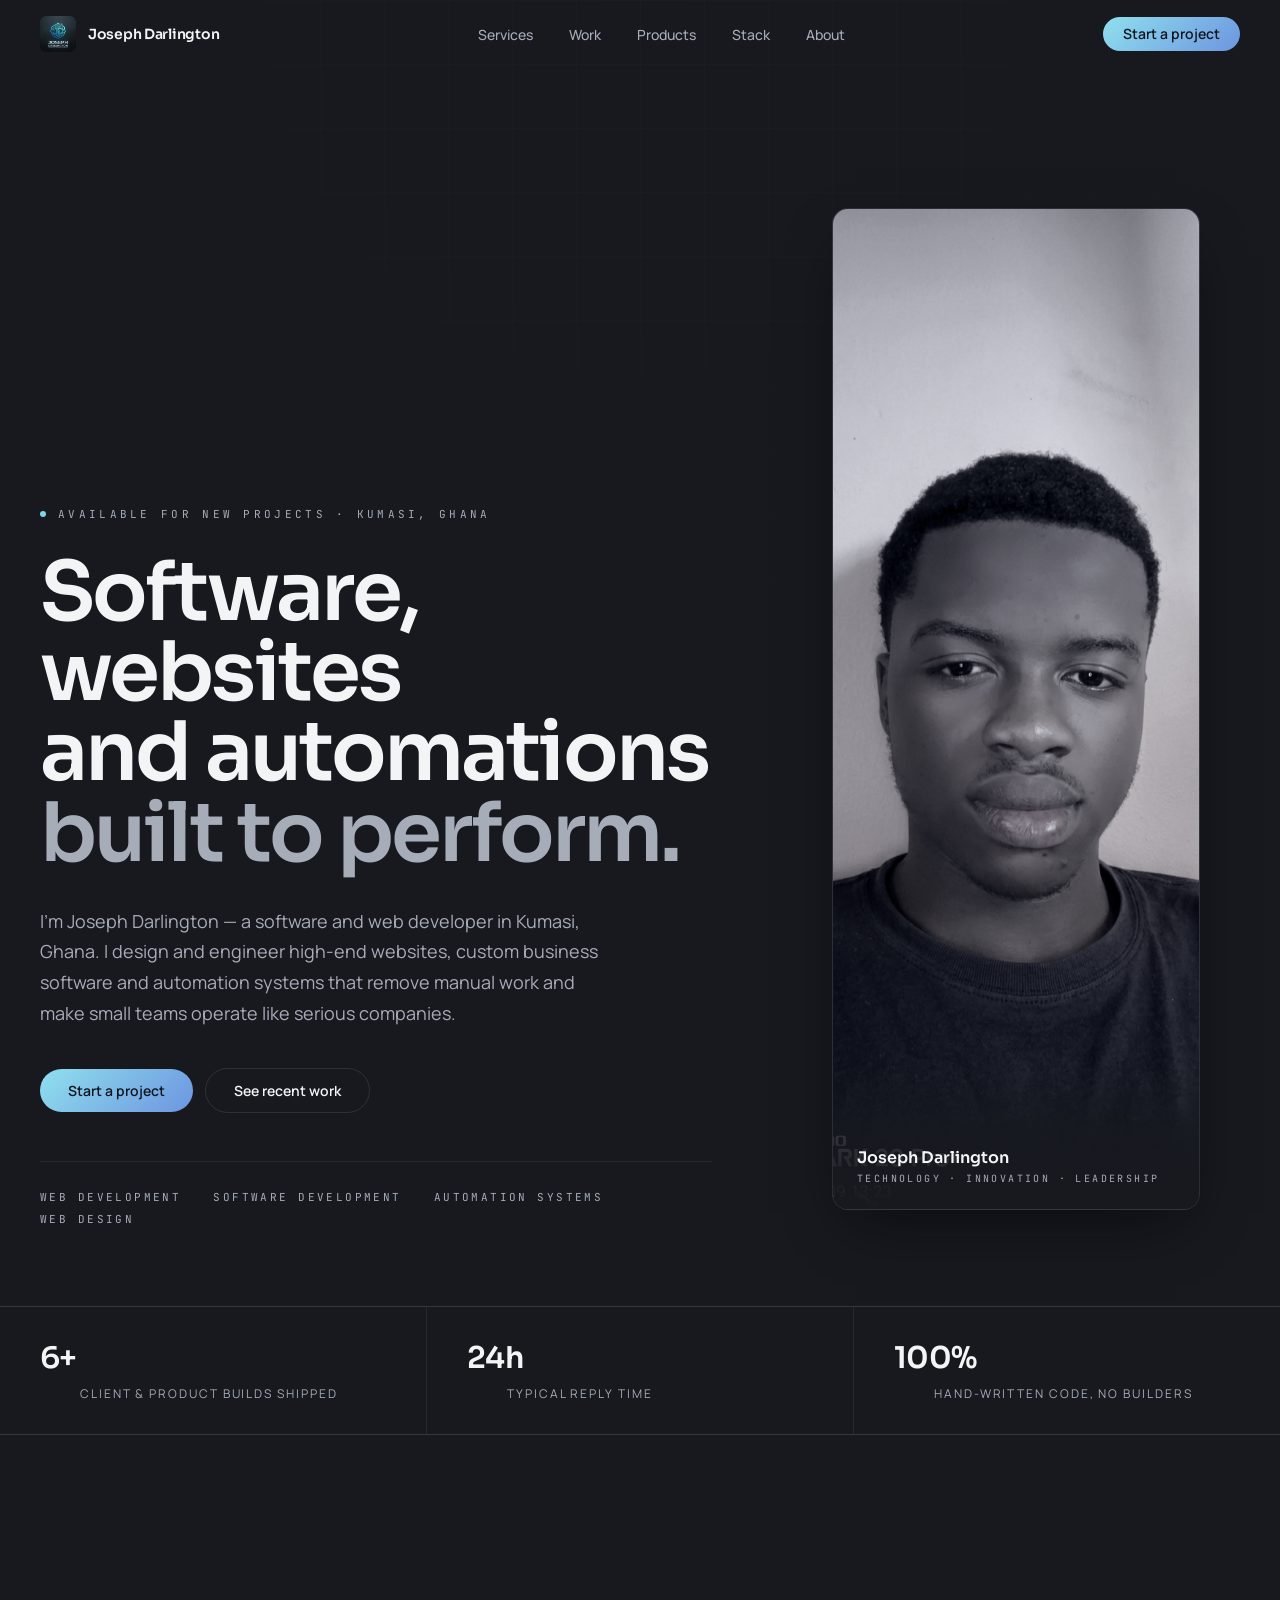
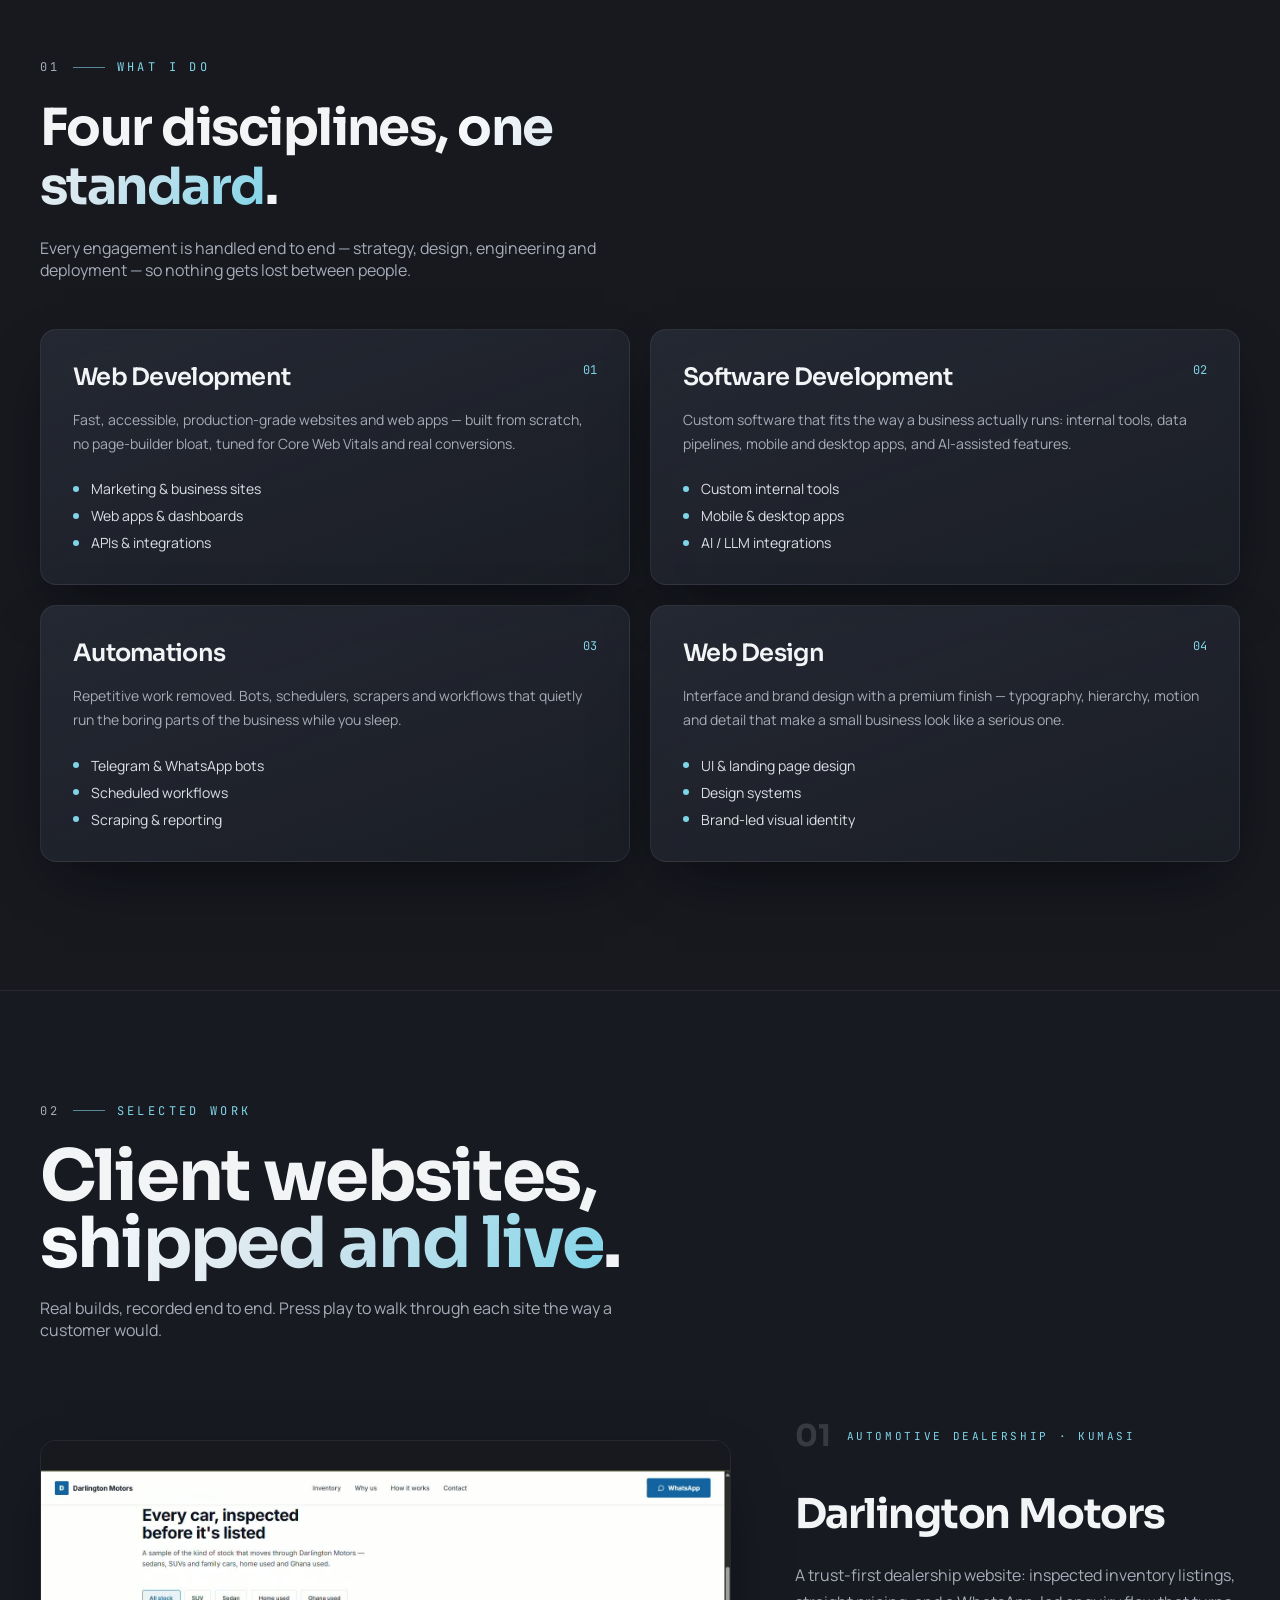
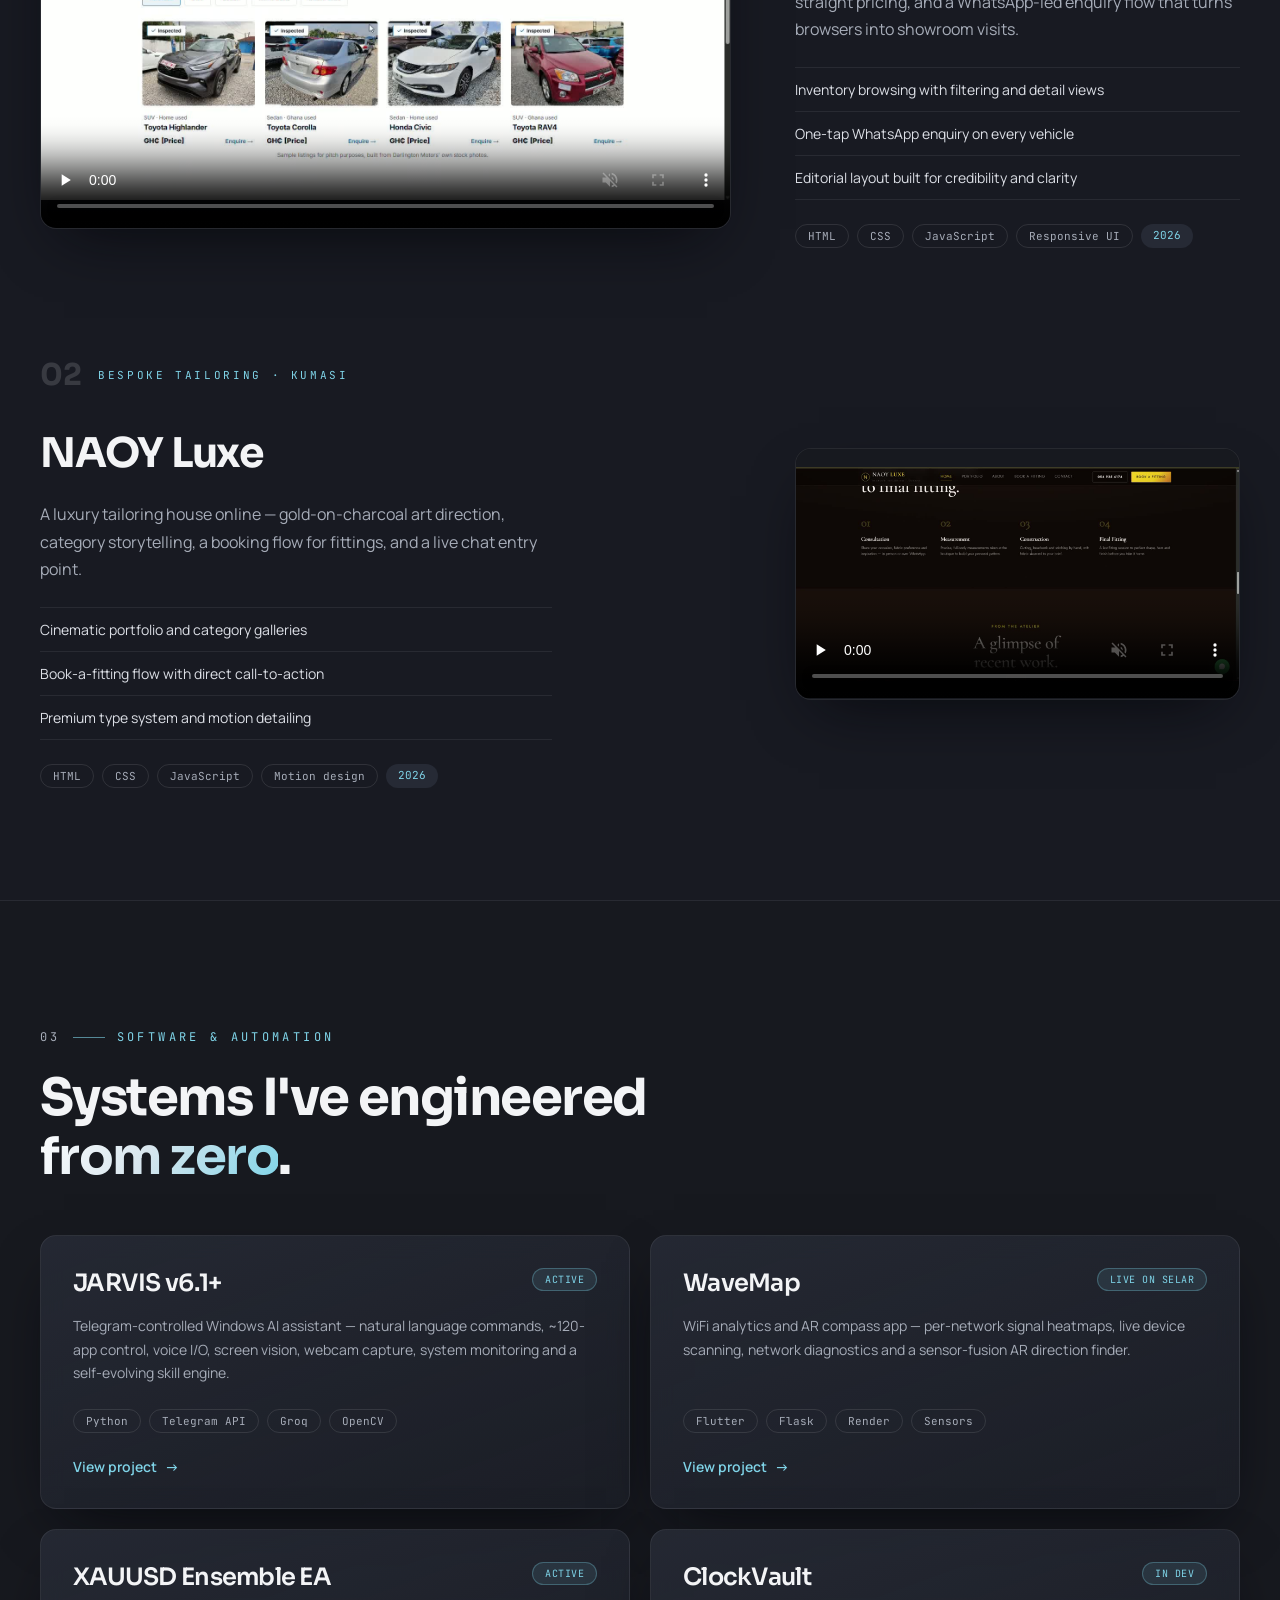
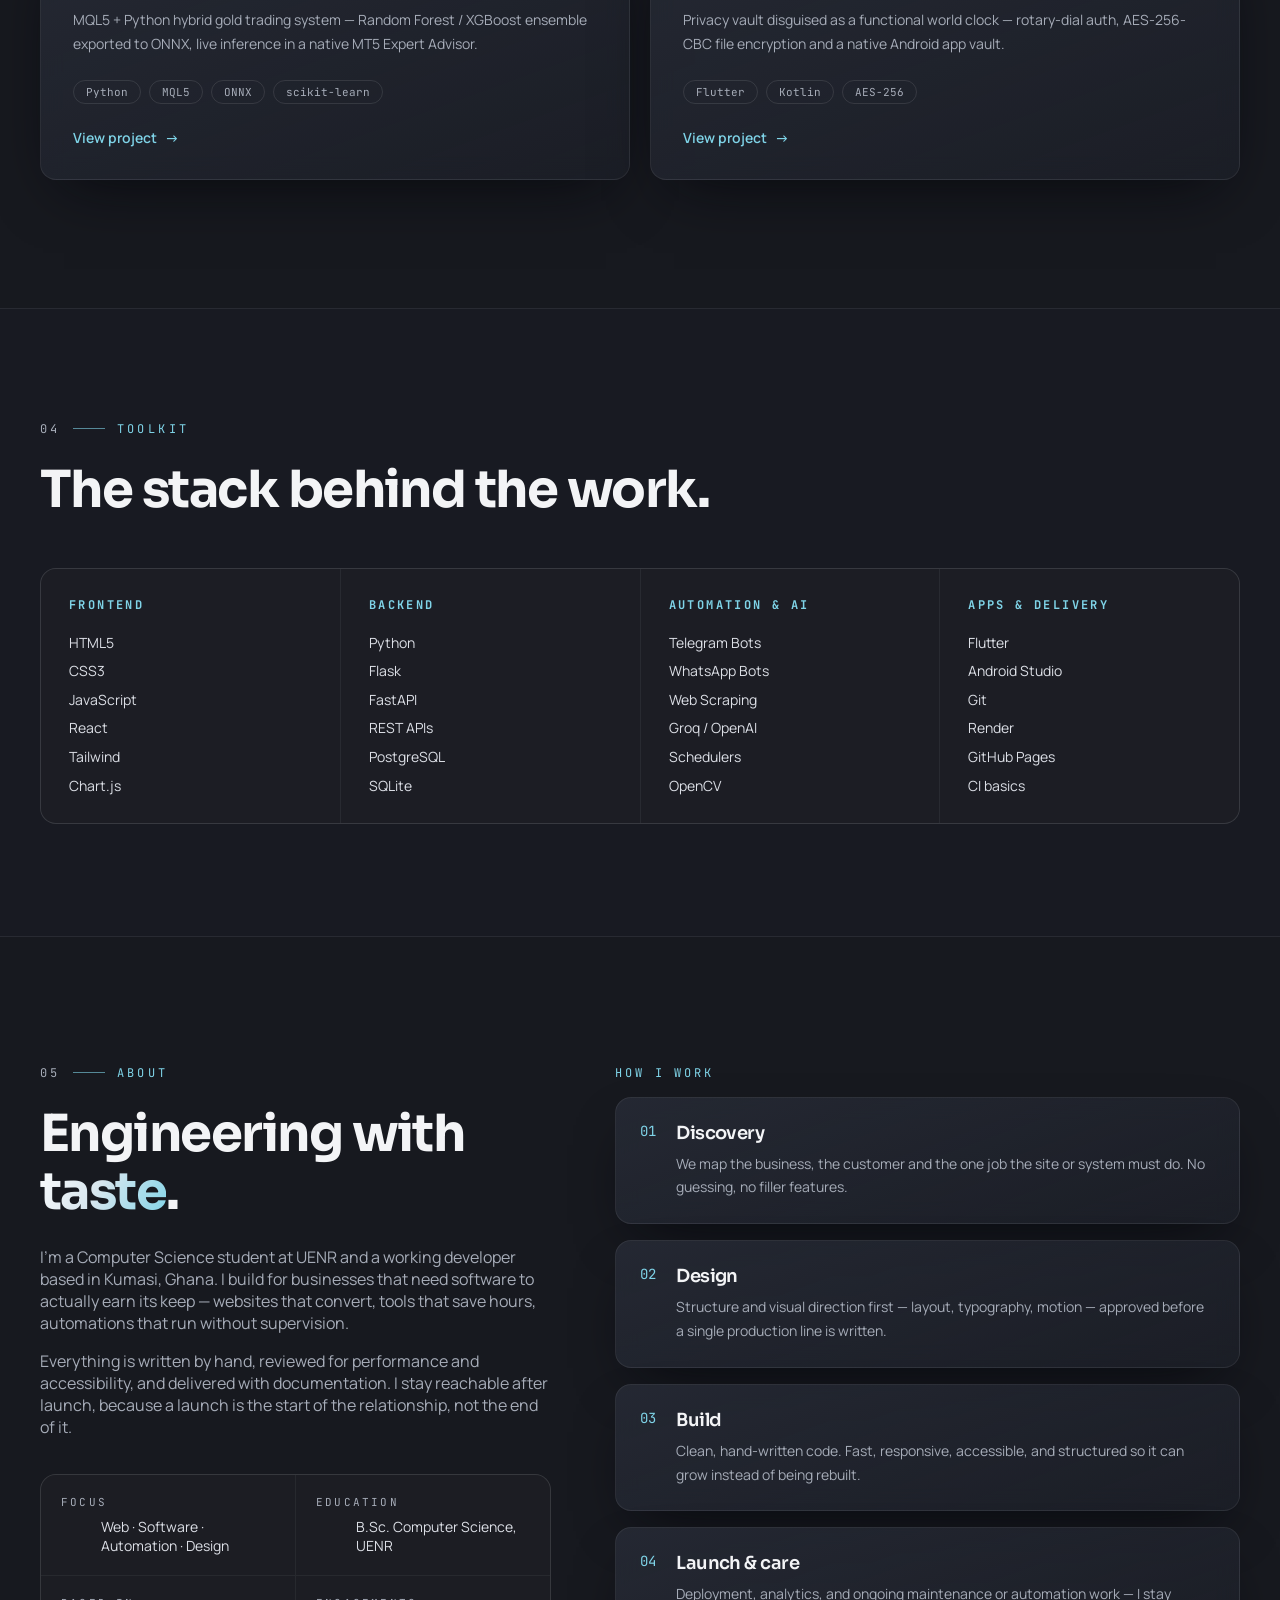
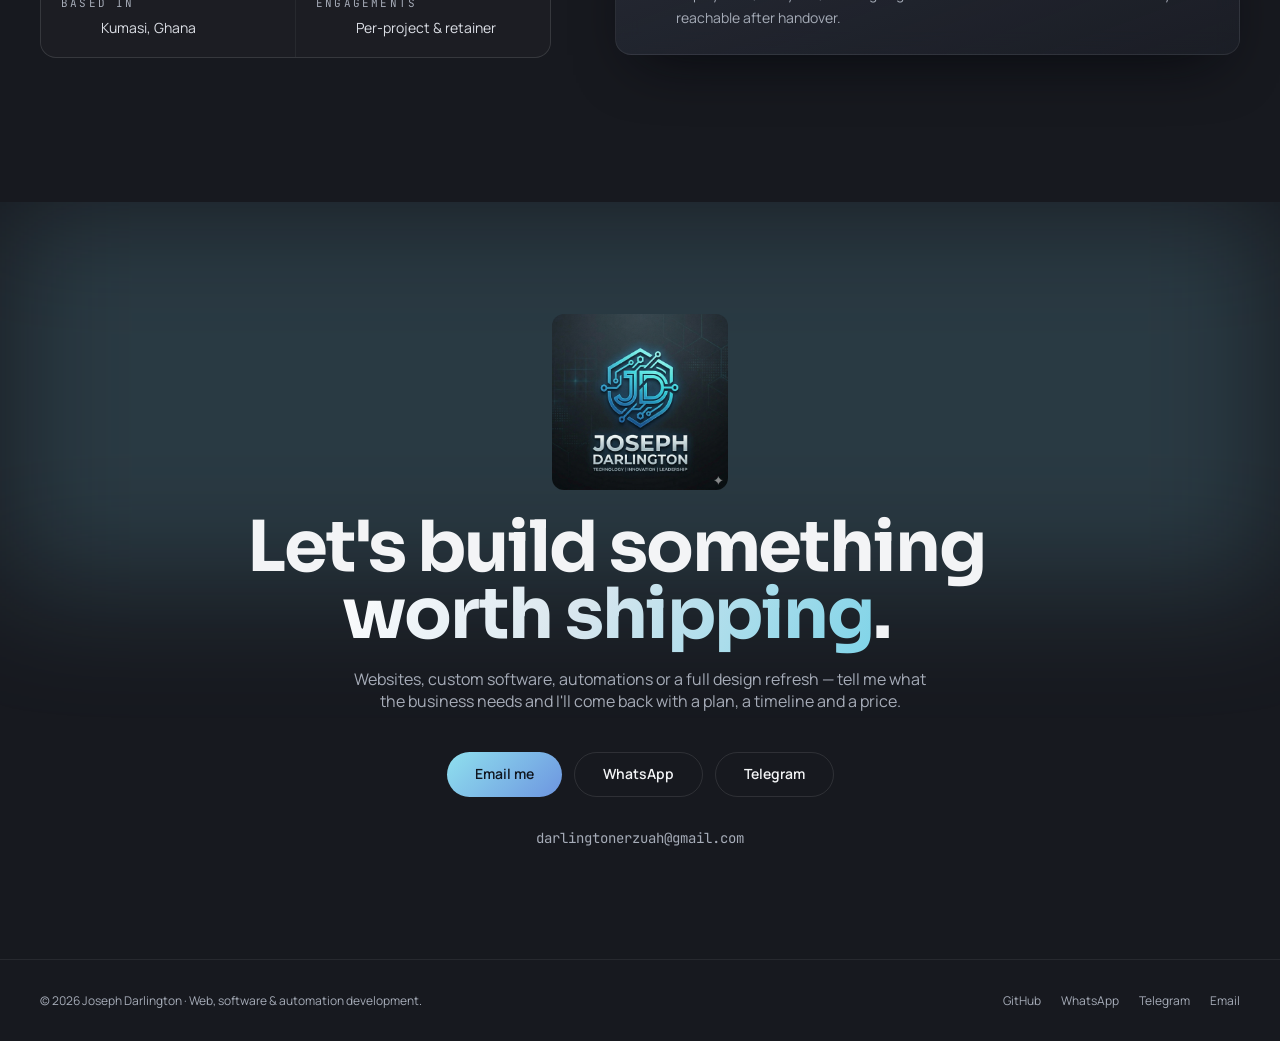
<file: index.html>
<!DOCTYPE html>
<html lang="en">
<head>
  <meta charset="utf-8" />
  <meta name="viewport" content="width=device-width, initial-scale=1" />
  <title>Joseph Darlington — Web, Software & Automation Developer</title>
  <meta name="description" content="Joseph Darlington builds premium websites, custom software and automation systems for businesses in Ghana and beyond. Web development, web design, AI tools and bots." />
  <meta name="author" content="Joseph Darlington" />
  <meta name="theme-color" content="#0b1220" />
  <meta property="og:type" content="website" />
  <meta property="og:title" content="Joseph Darlington — Web, Software & Automation Developer" />
  <meta property="og:description" content="Premium websites, custom software and automation systems by Joseph Darlington." />
  <meta name="twitter:card" content="summary_large_image" />
  <link rel="icon" type="image/png" href="/assets/favicon.png" />
  <link rel="preconnect" href="https://fonts.googleapis.com" />
  <link rel="preconnect" href="https://fonts.gstatic.com" crossorigin />
  <link rel="stylesheet" href="https://fonts.googleapis.com/css2?family=Sora:wght@500;600;700;800&family=Manrope:wght@400;500;600;700&family=JetBrains+Mono:wght@400;500&display=swap" />
  <link rel="stylesheet" href="styles.css" />
</head>
<body>
  <a href="#main" class="skip-link">Skip to content</a>

  <header id="site-header" class="site-header">
    <div class="wrap header-inner">
      <a href="#top" class="brand">
        <img src="/assets/logo.png" alt="Joseph Darlington logo" width="140" height="36" class="brand-logo" />
        <span class="brand-name">Joseph Darlington</span>
      </a>

      <nav class="nav-desktop" aria-label="Primary">
        <a href="#services">Services</a>
        <a href="#work">Work</a>
        <a href="#products">Products</a>
        <a href="#stack">Stack</a>
        <a href="#about">About</a>
      </nav>

      <div class="header-actions">
        <a href="#contact" class="btn-primary header-cta">Start a project</a>
        <button type="button" id="menu-toggle" aria-label="Toggle menu" aria-expanded="false" class="menu-toggle">
          <span></span>
          <span></span>
        </button>
      </div>
    </div>

    <nav id="mobile-nav" class="nav-mobile" aria-label="Mobile" hidden>
      <a href="#services">Services</a>
      <a href="#work">Work</a>
      <a href="#products">Products</a>
      <a href="#stack">Stack</a>
      <a href="#about">About</a>
      <a href="#contact">Contact</a>
    </nav>
  </header>

  <main id="main">

    <!-- HERO -->
    <section id="top" class="hero">
      <div class="grid-backdrop" aria-hidden="true"></div>

      <div class="wrap hero-grid">
        <div>
          <p class="eyebrow"><span class="dot"></span>Available for new projects · Kumasi, Ghana</p>

          <h1 class="hero-title">
            Software, websites<br />
            and automations<br />
            <span class="muted">built to perform.</span>
          </h1>

          <p class="hero-lede">
            I'm Joseph Darlington — a software and web developer in Kumasi, Ghana. I design and
            engineer high-end websites, custom business software and automation systems that remove
            manual work and make small teams operate like serious companies.
          </p>

          <div class="hero-ctas">
            <a href="#contact" class="btn-primary">Start a project</a>
            <a href="#work" class="btn-ghost">See recent work</a>
          </div>

          <ul class="disciplines">
            <li>Web Development</li>
            <li>Software Development</li>
            <li>Automation Systems</li>
            <li>Web Design</li>
          </ul>
        </div>

        <div class="hero-portrait-wrap">
          <figure class="hero-portrait panel">
            <img src="/assets/joseph.png" alt="Portrait of Joseph Darlington, software and web developer" class="portrait" width="800" height="1000" loading="eager" />
            <figcaption class="hero-caption">
              <p class="hero-caption-name">Joseph Darlington</p>
              <p class="hero-caption-tag">Technology · Innovation · Leadership</p>
            </figcaption>
          </figure>
        </div>
      </div>

      <dl class="stats">
        <div class="stat">
          <dt>6+</dt>
          <dd>Client & product builds shipped</dd>
        </div>
        <div class="stat">
          <dt>24h</dt>
          <dd>Typical reply time</dd>
        </div>
        <div class="stat">
          <dt>100%</dt>
          <dd>Hand-written code, no builders</dd>
        </div>
      </dl>
    </section>

    <!-- SERVICES -->
    <section id="services" class="section wrap">
      <div class="reveal">
        <p class="section-label"><span>01</span><span class="rule"></span>What I do</p>
        <h2 class="section-title">Four disciplines, <span class="text-gradient">one standard</span>.</h2>
        <p class="section-sub">
          Every engagement is handled end to end — strategy, design, engineering and deployment — so
          nothing gets lost between people.
        </p>
      </div>

      <div class="services-grid">
        <article class="panel card reveal">
          <div class="card-top">
            <h3>Web Development</h3>
            <span class="no">01</span>
          </div>
          <p>Fast, accessible, production-grade websites and web apps — built from scratch, no page-builder bloat, tuned for Core Web Vitals and real conversions.</p>
          <ul class="dot-list">
            <li>Marketing & business sites</li>
            <li>Web apps & dashboards</li>
            <li>APIs & integrations</li>
          </ul>
        </article>

        <article class="panel card reveal" style="transition-delay:90ms">
          <div class="card-top">
            <h3>Software Development</h3>
            <span class="no">02</span>
          </div>
          <p>Custom software that fits the way a business actually runs: internal tools, data pipelines, mobile and desktop apps, and AI-assisted features.</p>
          <ul class="dot-list">
            <li>Custom internal tools</li>
            <li>Mobile & desktop apps</li>
            <li>AI / LLM integrations</li>
          </ul>
        </article>

        <article class="panel card reveal" style="transition-delay:180ms">
          <div class="card-top">
            <h3>Automations</h3>
            <span class="no">03</span>
          </div>
          <p>Repetitive work removed. Bots, schedulers, scrapers and workflows that quietly run the boring parts of the business while you sleep.</p>
          <ul class="dot-list">
            <li>Telegram & WhatsApp bots</li>
            <li>Scheduled workflows</li>
            <li>Scraping & reporting</li>
          </ul>
        </article>

        <article class="panel card reveal" style="transition-delay:270ms">
          <div class="card-top">
            <h3>Web Design</h3>
            <span class="no">04</span>
          </div>
          <p>Interface and brand design with a premium finish — typography, hierarchy, motion and detail that make a small business look like a serious one.</p>
          <ul class="dot-list">
            <li>UI & landing page design</li>
            <li>Design systems</li>
            <li>Brand-led visual identity</li>
          </ul>
        </article>
      </div>
    </section>

    <!-- WORK -->
    <section id="work" class="work-section">
      <div class="wrap">
        <div class="reveal">
          <p class="section-label"><span>02</span><span class="rule"></span>Selected work</p>
          <h2 class="section-title big">Client websites, <span class="text-gradient">shipped and live</span>.</h2>
          <p class="section-sub">
            Real builds, recorded end to end. Press play to walk through each site the way a customer
            would.
          </p>
        </div>
      </div>

      <div class="case-studies">
        <article class="case wrap reveal">
          <div class="case-grid">
            <div class="case-media panel">
              <video src="/assets/darlington-motors.mp4" poster="/assets/motors-poster.jpg" controls muted loop playsinline preload="none" title="Website walkthrough — Darlington Motors" aria-label="Website walkthrough video for Darlington Motors"></video>
            </div>
            <div class="case-info">
              <div class="case-heading">
                <span class="case-index">01</span>
                <p class="case-sector">Automotive dealership · Kumasi</p>
              </div>
              <h3 class="case-client">Darlington Motors</h3>
              <p class="case-summary">A trust-first dealership website: inspected inventory listings, straight pricing, and a WhatsApp-led enquiry flow that turns browsers into showroom visits.</p>
              <ul class="case-highlights">
                <li>Inventory browsing with filtering and detail views</li>
                <li>One-tap WhatsApp enquiry on every vehicle</li>
                <li>Editorial layout built for credibility and clarity</li>
              </ul>
              <div class="tags">
                <span class="tag">HTML</span>
                <span class="tag">CSS</span>
                <span class="tag">JavaScript</span>
                <span class="tag">Responsive UI</span>
                <span class="tag tag-year">2026</span>
              </div>
            </div>
          </div>
        </article>

        <article class="case wrap reveal" style="transition-delay:100ms">
          <div class="case-grid case-flip">
            <div class="case-media panel">
              <video src="/assets/naoy-luxe.mp4" poster="/assets/naoy-poster.jpg" controls muted loop playsinline preload="none" title="Website walkthrough — NAOY Luxe" aria-label="Website walkthrough video for NAOY Luxe"></video>
            </div>
            <div class="case-info">
              <div class="case-heading">
                <span class="case-index">02</span>
                <p class="case-sector">Bespoke tailoring · Kumasi</p>
              </div>
              <h3 class="case-client">NAOY Luxe</h3>
              <p class="case-summary">A luxury tailoring house online — gold-on-charcoal art direction, category storytelling, a booking flow for fittings, and a live chat entry point.</p>
              <ul class="case-highlights">
                <li>Cinematic portfolio and category galleries</li>
                <li>Book-a-fitting flow with direct call-to-action</li>
                <li>Premium type system and motion detailing</li>
              </ul>
              <div class="tags">
                <span class="tag">HTML</span>
                <span class="tag">CSS</span>
                <span class="tag">JavaScript</span>
                <span class="tag">Motion design</span>
                <span class="tag tag-year">2026</span>
              </div>
            </div>
          </div>
        </article>
      </div>
    </section>

    <!-- PRODUCTS -->
    <section id="products" class="section wrap">
      <div class="reveal">
        <p class="section-label"><span>03</span><span class="rule"></span>Software & automation</p>
        <h2 class="section-title">Systems I've engineered <span class="text-gradient">from zero</span>.</h2>
      </div>

      <div class="products-grid">
        <a href="https://github.com/darlingtonerzuah" target="_blank" rel="noreferrer" class="panel card card-link reveal">
          <div class="card-top">
            <h3>JARVIS v6.1+</h3>
            <span class="status">Active</span>
          </div>
          <p>Telegram-controlled Windows AI assistant — natural language commands, ~120-app control, voice I/O, screen vision, webcam capture, system monitoring and a self-evolving skill engine.</p>
          <div class="tags">
            <span class="tag">Python</span>
            <span class="tag">Telegram API</span>
            <span class="tag">Groq</span>
            <span class="tag">OpenCV</span>
          </div>
          <span class="view-link">View project <span class="arrow">→</span></span>
        </a>

        <a href="https://selar.com/07bh6p6w77" target="_blank" rel="noreferrer" class="panel card card-link reveal" style="transition-delay:80ms">
          <div class="card-top">
            <h3>WaveMap</h3>
            <span class="status">Live on Selar</span>
          </div>
          <p>WiFi analytics and AR compass app — per-network signal heatmaps, live device scanning, network diagnostics and a sensor-fusion AR direction finder.</p>
          <div class="tags">
            <span class="tag">Flutter</span>
            <span class="tag">Flask</span>
            <span class="tag">Render</span>
            <span class="tag">Sensors</span>
          </div>
          <span class="view-link">View project <span class="arrow">→</span></span>
        </a>

        <a href="https://github.com/darlingtonerzuah" target="_blank" rel="noreferrer" class="panel card card-link reveal" style="transition-delay:160ms">
          <div class="card-top">
            <h3>XAUUSD Ensemble EA</h3>
            <span class="status">Active</span>
          </div>
          <p>MQL5 + Python hybrid gold trading system — Random Forest / XGBoost ensemble exported to ONNX, live inference in a native MT5 Expert Advisor.</p>
          <div class="tags">
            <span class="tag">Python</span>
            <span class="tag">MQL5</span>
            <span class="tag">ONNX</span>
            <span class="tag">scikit-learn</span>
          </div>
          <span class="view-link">View project <span class="arrow">→</span></span>
        </a>

        <a href="https://github.com/darlingtonerzuah" target="_blank" rel="noreferrer" class="panel card card-link reveal" style="transition-delay:240ms">
          <div class="card-top">
            <h3>ClockVault</h3>
            <span class="status">In dev</span>
          </div>
          <p>Privacy vault disguised as a functional world clock — rotary-dial auth, AES-256-CBC file encryption and a native Android app vault.</p>
          <div class="tags">
            <span class="tag">Flutter</span>
            <span class="tag">Kotlin</span>
            <span class="tag">AES-256</span>
          </div>
          <span class="view-link">View project <span class="arrow">→</span></span>
        </a>
      </div>
    </section>

    <!-- STACK -->
    <section id="stack" class="stack-section">
      <div class="wrap">
        <div class="reveal">
          <p class="section-label"><span>04</span><span class="rule"></span>Toolkit</p>
          <h2 class="section-title">The stack behind the work.</h2>
        </div>

        <div class="stack-grid">
          <div class="stack-col reveal">
            <h3>Frontend</h3>
            <ul>
              <li>HTML5</li><li>CSS3</li><li>JavaScript</li><li>React</li><li>Tailwind</li><li>Chart.js</li>
            </ul>
          </div>
          <div class="stack-col reveal" style="transition-delay:70ms">
            <h3>Backend</h3>
            <ul>
              <li>Python</li><li>Flask</li><li>FastAPI</li><li>REST APIs</li><li>PostgreSQL</li><li>SQLite</li>
            </ul>
          </div>
          <div class="stack-col reveal" style="transition-delay:140ms">
            <h3>Automation & AI</h3>
            <ul>
              <li>Telegram Bots</li><li>WhatsApp Bots</li><li>Web Scraping</li><li>Groq / OpenAI</li><li>Schedulers</li><li>OpenCV</li>
            </ul>
          </div>
          <div class="stack-col reveal" style="transition-delay:210ms">
            <h3>Apps & Delivery</h3>
            <ul>
              <li>Flutter</li><li>Android Studio</li><li>Git</li><li>Render</li><li>GitHub Pages</li><li>CI basics</li>
            </ul>
          </div>
        </div>
      </div>
    </section>

    <!-- ABOUT -->
    <section id="about" class="section wrap about-grid">
      <div class="reveal">
        <p class="section-label"><span>05</span><span class="rule"></span>About</p>
        <h2 class="section-title">Engineering with <span class="text-gradient">taste</span>.</h2>
        <p class="about-p">
          I'm a Computer Science student at UENR and a working developer based in Kumasi, Ghana.
          I build for businesses that need software to actually earn its keep — websites that
          convert, tools that save hours, automations that run without supervision.
        </p>
        <p class="about-p">
          Everything is written by hand, reviewed for performance and accessibility, and delivered
          with documentation. I stay reachable after launch, because a launch is the start of the
          relationship, not the end of it.
        </p>

        <dl class="about-facts">
          <div><dt>Focus</dt><dd>Web · Software · Automation · Design</dd></div>
          <div><dt>Education</dt><dd>B.Sc. Computer Science, UENR</dd></div>
          <div><dt>Based in</dt><dd>Kumasi, Ghana</dd></div>
          <div><dt>Engagements</dt><dd>Per-project & retainer</dd></div>
        </dl>
      </div>

      <div class="reveal" style="transition-delay:120ms">
        <p class="how-i-work-label">How I work</p>
        <div class="process-list">
          <div class="panel process-step">
            <span class="step-no">01</span>
            <div>
              <h3>Discovery</h3>
              <p>We map the business, the customer and the one job the site or system must do. No guessing, no filler features.</p>
            </div>
          </div>
          <div class="panel process-step">
            <span class="step-no">02</span>
            <div>
              <h3>Design</h3>
              <p>Structure and visual direction first — layout, typography, motion — approved before a single production line is written.</p>
            </div>
          </div>
          <div class="panel process-step">
            <span class="step-no">03</span>
            <div>
              <h3>Build</h3>
              <p>Clean, hand-written code. Fast, responsive, accessible, and structured so it can grow instead of being rebuilt.</p>
            </div>
          </div>
          <div class="panel process-step">
            <span class="step-no">04</span>
            <div>
              <h3>Launch & care</h3>
              <p>Deployment, analytics, and ongoing maintenance or automation work — I stay reachable after handover.</p>
            </div>
          </div>
        </div>
      </div>
    </section>

    <!-- CONTACT -->
    <section id="contact" class="contact-section">
      <div class="contact-glow" aria-hidden="true"></div>
      <div class="wrap contact-wrap reveal">
        <img src="/assets/logo.png" alt="Joseph Darlington monogram" class="contact-logo" width="220" height="56" />
        <h2 class="section-title big">Let's build something <span class="text-gradient">worth shipping</span>.</h2>
        <p class="section-sub center">
          Websites, custom software, automations or a full design refresh — tell me what the
          business needs and I'll come back with a plan, a timeline and a price.
        </p>

        <div class="contact-ctas">
          <a href="mailto:darlingtonerzuah@gmail.com" class="btn-primary">Email me</a>
          <a href="https://wa.me/233592815799" target="_blank" rel="noreferrer" class="btn-ghost">WhatsApp</a>
          <a href="https://t.me/Joseph_126" target="_blank" rel="noreferrer" class="btn-ghost">Telegram</a>
        </div>

        <p class="contact-email">darlingtonerzuah@gmail.com</p>
      </div>
    </section>
  </main>

  <footer class="site-footer">
    <div class="wrap footer-inner">
      <p class="footer-copy">© <span id="year"></span> Joseph Darlington · Web, software & automation development.</p>
      <div class="footer-links">
        <a href="https://github.com/darlingtonerzuah" target="_blank" rel="noreferrer">GitHub</a>
        <a href="https://wa.me/233592815799" target="_blank" rel="noreferrer">WhatsApp</a>
        <a href="https://t.me/Joseph_126" target="_blank" rel="noreferrer">Telegram</a>
        <a href="mailto:darlingtonerzuah@gmail.com">Email</a>
      </div>
    </div>
  </footer>

  <div id="nav-backdrop" class="nav-backdrop" hidden aria-hidden="true"></div>
  <script src="/script.js"></script>
</body>
</html>
</file>
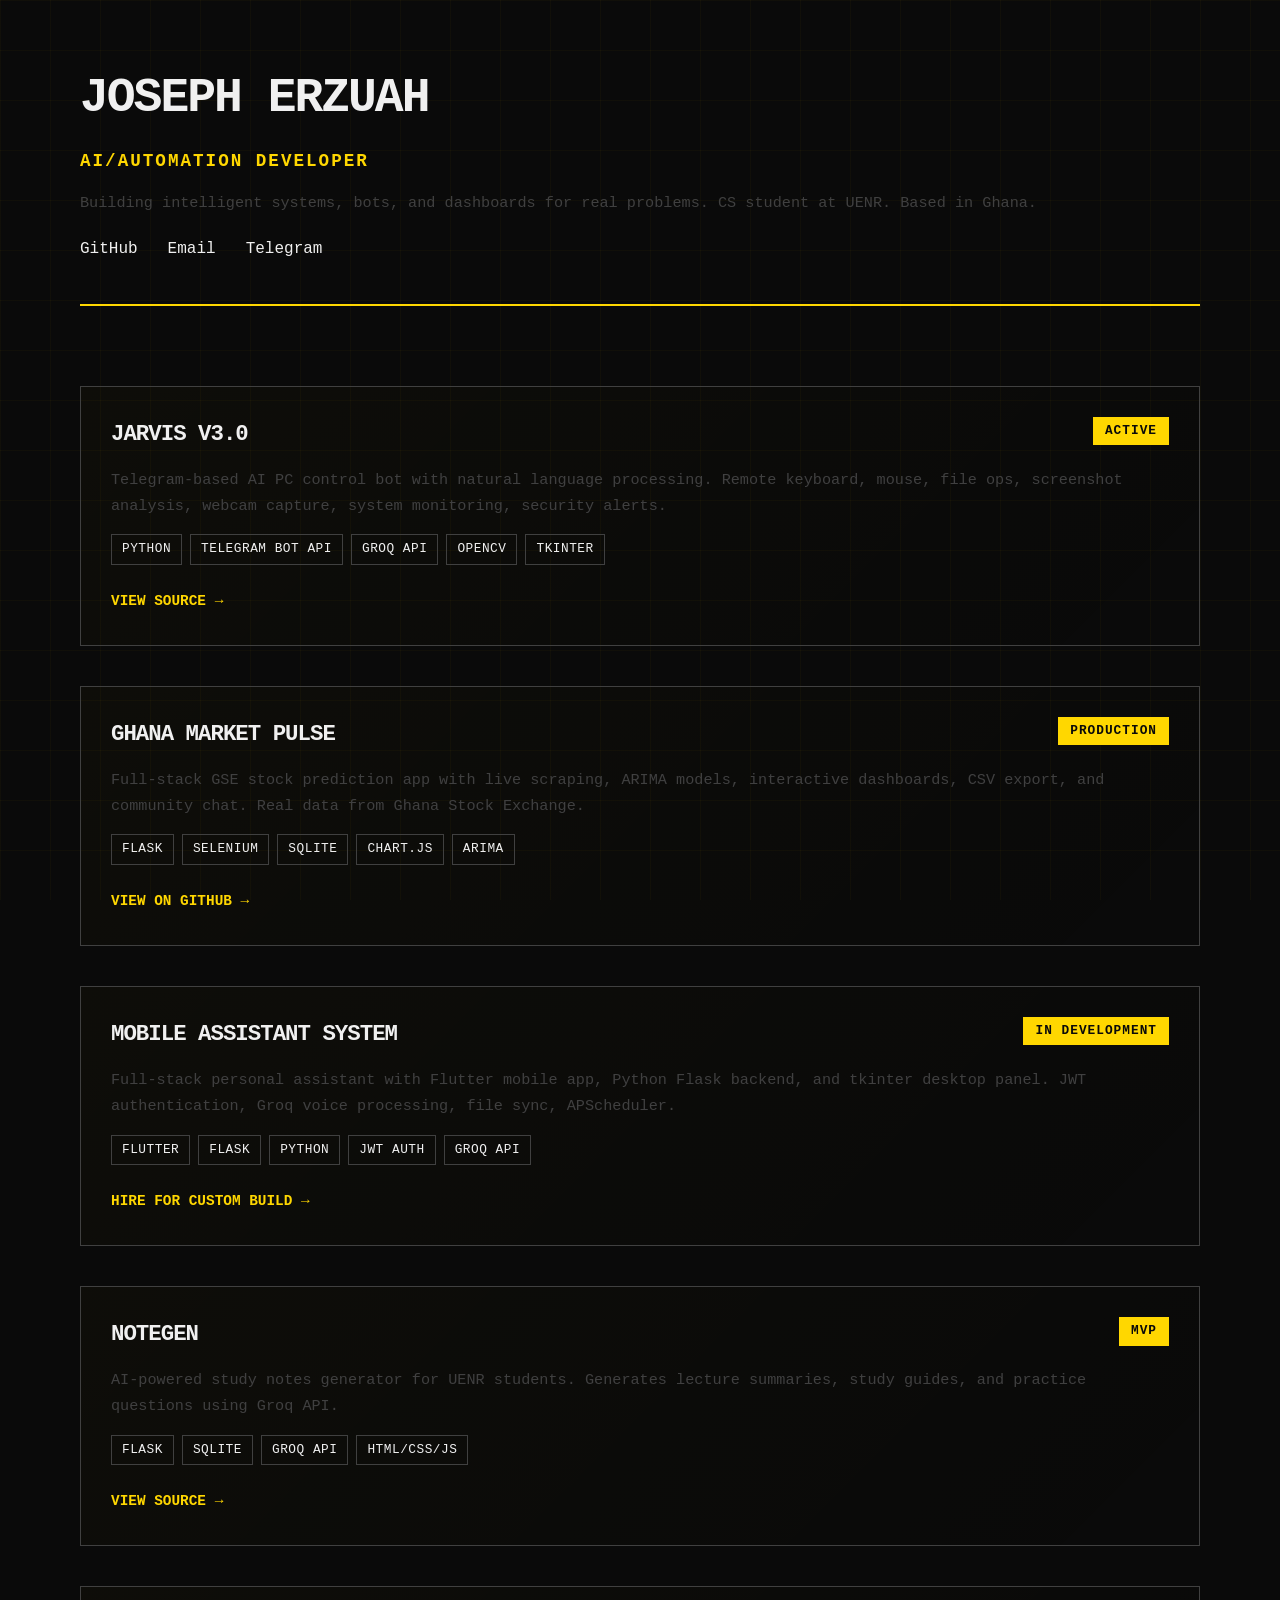
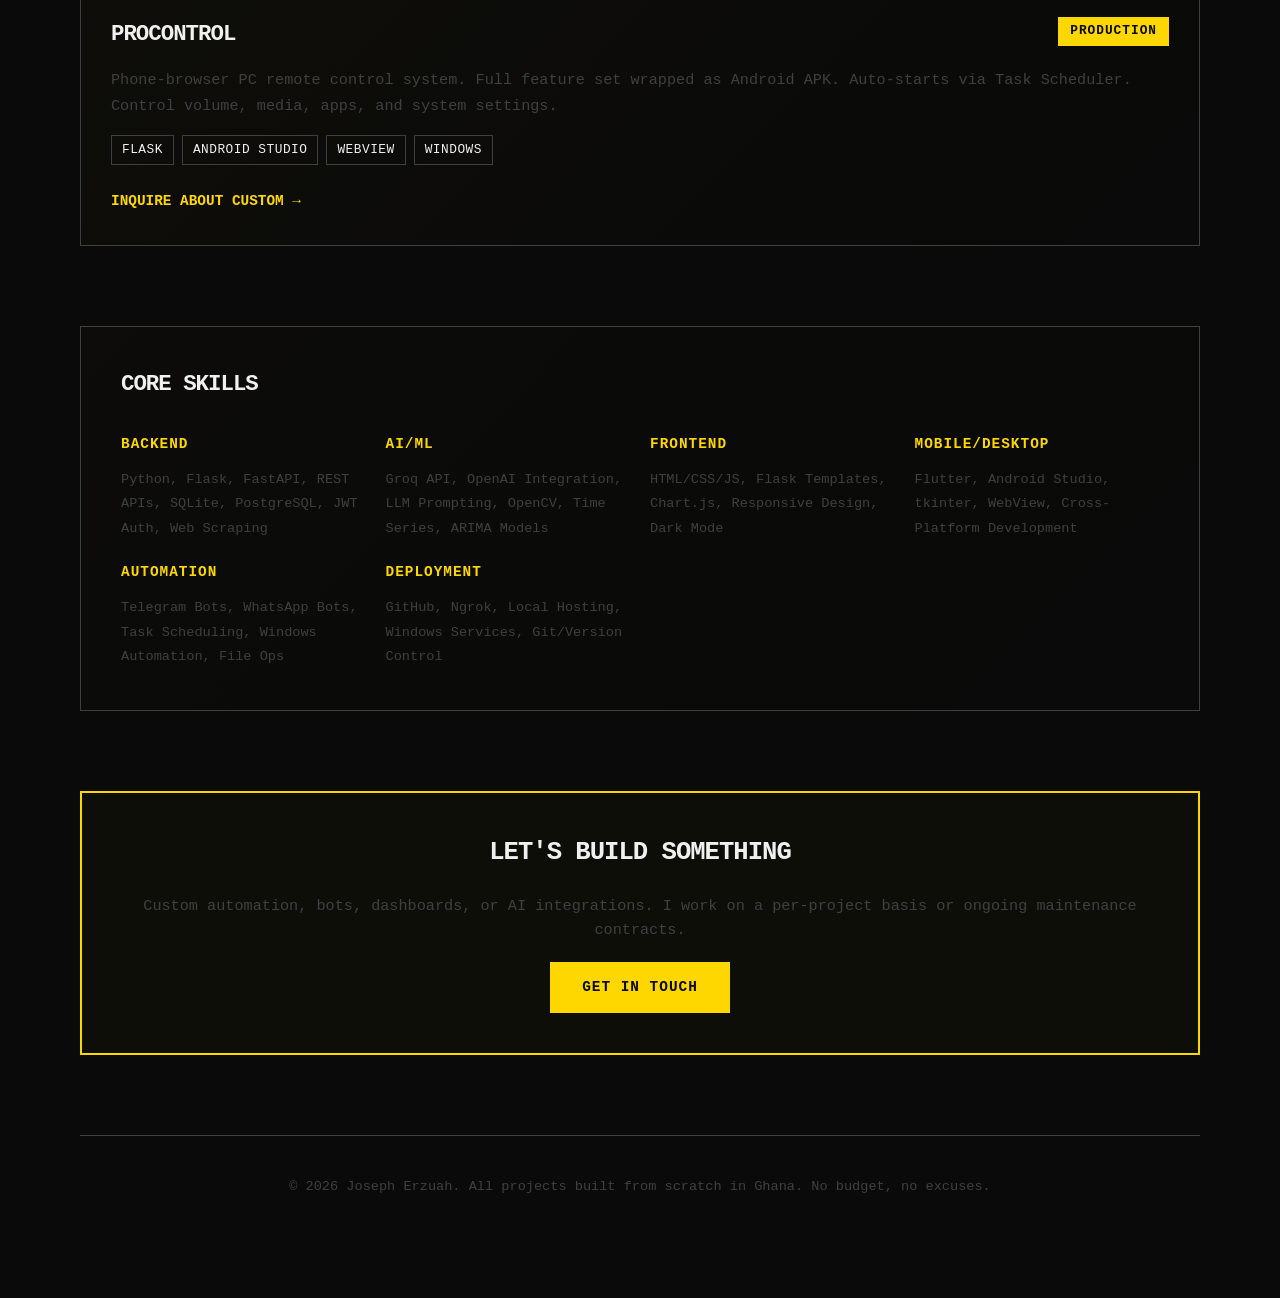
<file: portfolio.html>
<!DOCTYPE html>
<html lang="en">
<head>
    <meta charset="UTF-8">
    <meta name="viewport" content="width=device-width, initial-scale=1.0">
    <title>Joseph Erzuah — AI/Automation Developer</title>
    <style>
        * {
            margin: 0;
            padding: 0;
            box-sizing: border-box;
        }

        @import url('https://fonts.googleapis.com/css2?family=IBM+Plex+Mono:wght@400;600;700&family=Courier+Prime:wght@700&display=swap');

        :root {
            --bg: #0a0a0a;
            --fg: #f0f0f0;
            --accent: #ffd700;
            --secondary: #404040;
            --border: #1a1a1a;
            --hover: #1a1a1a;
        }

        body {
            background: var(--bg);
            color: var(--fg);
            font-family: 'IBM Plex Mono', monospace;
            line-height: 1.6;
            overflow-x: hidden;
        }

        /* Background effect */
        body::before {
            content: '';
            position: fixed;
            top: 0;
            left: 0;
            right: 0;
            bottom: 0;
            background: 
                linear-gradient(90deg, rgba(255,215,0,0.03) 1px, transparent 1px),
                linear-gradient(180deg, rgba(255,215,0,0.03) 1px, transparent 1px);
            background-size: 50px 50px;
            pointer-events: none;
            z-index: 0;
        }

        main {
            position: relative;
            z-index: 1;
            max-width: 1200px;
            margin: 0 auto;
            padding: 60px 40px;
        }

        /* Header */
        header {
            margin-bottom: 80px;
            border-bottom: 2px solid var(--accent);
            padding-bottom: 40px;
            animation: slideDown 0.8s ease-out;
        }

        @keyframes slideDown {
            from {
                opacity: 0;
                transform: translateY(-20px);
            }
            to {
                opacity: 1;
                transform: translateY(0);
            }
        }

        h1 {
            font-size: 3rem;
            font-family: 'Courier Prime', monospace;
            font-weight: 700;
            letter-spacing: -2px;
            margin-bottom: 10px;
            text-transform: uppercase;
        }

        .subtitle {
            font-size: 1.1rem;
            color: var(--accent);
            font-weight: 600;
            text-transform: uppercase;
            letter-spacing: 2px;
        }

        .tagline {
            font-size: 0.95rem;
            color: var(--secondary);
            margin-top: 15px;
            line-height: 1.8;
        }

        /* Contact */
        .contact-line {
            display: flex;
            gap: 30px;
            margin-top: 20px;
            flex-wrap: wrap;
        }

        .contact-line a {
            color: var(--fg);
            text-decoration: none;
            border-bottom: 1px solid transparent;
            transition: all 0.2s ease;
        }

        .contact-line a:hover {
            color: var(--accent);
            border-bottom-color: var(--accent);
        }

        /* Projects Section */
        .projects {
            display: grid;
            grid-template-columns: 1fr;
            gap: 40px;
            margin-bottom: 80px;
        }

        .project {
            border: 1px solid var(--secondary);
            padding: 30px;
            background: linear-gradient(135deg, rgba(255,215,0,0.02) 0%, rgba(0,0,0,0) 100%);
            transition: all 0.3s ease;
            animation: fadeIn 0.8s ease-out forwards;
            opacity: 0;
        }

        .project:nth-child(1) { animation-delay: 0.1s; }
        .project:nth-child(2) { animation-delay: 0.2s; }
        .project:nth-child(3) { animation-delay: 0.3s; }
        .project:nth-child(4) { animation-delay: 0.4s; }
        .project:nth-child(5) { animation-delay: 0.5s; }

        @keyframes fadeIn {
            from {
                opacity: 0;
                transform: translateY(20px);
            }
            to {
                opacity: 1;
                transform: translateY(0);
            }
        }

        .project:hover {
            border-color: var(--accent);
            background: linear-gradient(135deg, rgba(255,215,0,0.05) 0%, rgba(0,0,0,0) 100%);
            box-shadow: 0 0 20px rgba(255,215,0,0.1);
        }

        .project-header {
            display: flex;
            justify-content: space-between;
            align-items: flex-start;
            margin-bottom: 15px;
        }

        .project h2 {
            font-size: 1.4rem;
            font-family: 'Courier Prime', monospace;
            letter-spacing: -1px;
            text-transform: uppercase;
        }

        .project-status {
            font-size: 0.8rem;
            background: var(--accent);
            color: var(--bg);
            padding: 4px 12px;
            text-transform: uppercase;
            font-weight: 600;
            letter-spacing: 1px;
            height: fit-content;
        }

        .project-description {
            color: var(--secondary);
            margin-bottom: 15px;
            font-size: 0.95rem;
            line-height: 1.7;
        }

        .tech-stack {
            display: flex;
            gap: 8px;
            flex-wrap: wrap;
            margin-bottom: 15px;
        }

        .tech-tag {
            font-size: 0.8rem;
            border: 1px solid var(--secondary);
            padding: 4px 10px;
            text-transform: uppercase;
            letter-spacing: 0.5px;
            transition: all 0.2s ease;
        }

        .tech-tag:hover {
            border-color: var(--accent);
            color: var(--accent);
        }

        .project-link {
            display: inline-block;
            margin-top: 10px;
            color: var(--accent);
            text-decoration: none;
            text-transform: uppercase;
            font-size: 0.9rem;
            font-weight: 600;
            border-bottom: 2px solid transparent;
            transition: all 0.2s ease;
        }

        .project-link:hover {
            border-bottom-color: var(--accent);
        }

        /* Skills Section */
        .skills-section {
            margin-bottom: 80px;
            padding: 40px;
            border: 1px solid var(--secondary);
            background: linear-gradient(135deg, rgba(255,215,0,0.01) 0%, rgba(0,0,0,0) 100%);
        }

        .skills-section h2 {
            font-size: 1.4rem;
            font-family: 'Courier Prime', monospace;
            margin-bottom: 30px;
            text-transform: uppercase;
            letter-spacing: -1px;
        }

        .skills-grid {
            display: grid;
            grid-template-columns: repeat(auto-fit, minmax(200px, 1fr));
            gap: 20px;
        }

        .skill-category h3 {
            font-size: 0.9rem;
            text-transform: uppercase;
            color: var(--accent);
            margin-bottom: 12px;
            letter-spacing: 1px;
            font-weight: 600;
        }

        .skill-category p {
            font-size: 0.85rem;
            color: var(--secondary);
            line-height: 1.8;
        }

        /* CTA Section */
        .cta {
            padding: 40px;
            border: 2px solid var(--accent);
            background: rgba(255, 215, 0, 0.02);
            text-align: center;
        }

        .cta h2 {
            font-size: 1.6rem;
            font-family: 'Courier Prime', monospace;
            margin-bottom: 20px;
            text-transform: uppercase;
            letter-spacing: -1px;
        }

        .cta p {
            font-size: 0.95rem;
            color: var(--secondary);
            margin-bottom: 20px;
        }

        .cta-button {
            display: inline-block;
            padding: 12px 30px;
            background: var(--accent);
            color: var(--bg);
            text-decoration: none;
            text-transform: uppercase;
            font-weight: 700;
            letter-spacing: 1px;
            border: 2px solid var(--accent);
            transition: all 0.3s ease;
            font-size: 0.9rem;
            cursor: pointer;
        }

        .cta-button:hover {
            background: transparent;
            color: var(--accent);
        }

        /* Footer */
        footer {
            text-align: center;
            padding: 40px 0;
            border-top: 1px solid var(--secondary);
            color: var(--secondary);
            font-size: 0.85rem;
            margin-top: 80px;
        }

        /* Responsive */
        @media (max-width: 768px) {
            main {
                padding: 40px 20px;
            }

            h1 {
                font-size: 2rem;
            }

            .project-header {
                flex-direction: column;
                gap: 10px;
            }

            .skills-grid {
                grid-template-columns: 1fr;
            }

            .contact-line {
                flex-direction: column;
                gap: 10px;
            }
        }
    </style>
</head>
<body>
    <main>
        <!-- Header -->
        <header>
            <h1>Joseph Erzuah</h1>
            <div class="subtitle">AI/Automation Developer</div>
            <p class="tagline">Building intelligent systems, bots, and dashboards for real problems. CS student at UENR. Based in Ghana.</p>
            <div class="contact-line">
                <a href="https://github.com/darlingtonerzuah" target="_blank">GitHub</a>
                <a href="mailto:darlingtonerzuah@gmail.com">Email</a>
                <a href="https://t.me/your_telegram" target="_blank">Telegram</a>
            </div>
        </header>

        <!-- Projects -->
        <section class="projects">
            <div class="project">
                <div class="project-header">
                    <h2>JARVIS v3.0</h2>
                    <span class="project-status">Active</span>
                </div>
                <p class="project-description">Telegram-based AI PC control bot with natural language processing. Remote keyboard, mouse, file ops, screenshot analysis, webcam capture, system monitoring, security alerts.</p>
                <div class="tech-stack">
                    <span class="tech-tag">Python</span>
                    <span class="tech-tag">Telegram Bot API</span>
                    <span class="tech-tag">Groq API</span>
                    <span class="tech-tag">OpenCV</span>
                    <span class="tech-tag">tkinter</span>
                </div>
                <a href="https://github.com/darlingtonerzuah" class="project-link">View Source →</a>
            </div>

            <div class="project">
                <div class="project-header">
                    <h2>Ghana Market Pulse</h2>
                    <span class="project-status">Production</span>
                </div>
                <p class="project-description">Full-stack GSE stock prediction app with live scraping, ARIMA models, interactive dashboards, CSV export, and community chat. Real data from Ghana Stock Exchange.</p>
                <div class="tech-stack">
                    <span class="tech-tag">Flask</span>
                    <span class="tech-tag">Selenium</span>
                    <span class="tech-tag">SQLite</span>
                    <span class="tech-tag">Chart.js</span>
                    <span class="tech-tag">ARIMA</span>
                </div>
                <a href="https://github.com/darlingtonerzuah/gmp-market-predictor" class="project-link">View on GitHub →</a>
            </div>

            <div class="project">
                <div class="project-header">
                    <h2>Mobile Assistant System</h2>
                    <span class="project-status">In Development</span>
                </div>
                <p class="project-description">Full-stack personal assistant with Flutter mobile app, Python Flask backend, and tkinter desktop panel. JWT authentication, Groq voice processing, file sync, APScheduler.</p>
                <div class="tech-stack">
                    <span class="tech-tag">Flutter</span>
                    <span class="tech-tag">Flask</span>
                    <span class="tech-tag">Python</span>
                    <span class="tech-tag">JWT Auth</span>
                    <span class="tech-tag">Groq API</span>
                </div>
                <a href="#contact" class="project-link">Hire for Custom Build →</a>
            </div>

            <div class="project">
                <div class="project-header">
                    <h2>NoteGen</h2>
                    <span class="project-status">MVP</span>
                </div>
                <p class="project-description">AI-powered study notes generator for UENR students. Generates lecture summaries, study guides, and practice questions using Groq API.</p>
                <div class="tech-stack">
                    <span class="tech-tag">Flask</span>
                    <span class="tech-tag">SQLite</span>
                    <span class="tech-tag">Groq API</span>
                    <span class="tech-tag">HTML/CSS/JS</span>
                </div>
                <a href="https://github.com/darlingtonerzuah/notegen-mvp" class="project-link">View Source →</a>
            </div>

            <div class="project">
                <div class="project-header">
                    <h2>ProControl</h2>
                    <span class="project-status">Production</span>
                </div>
                <p class="project-description">Phone-browser PC remote control system. Full feature set wrapped as Android APK. Auto-starts via Task Scheduler. Control volume, media, apps, and system settings.</p>
                <div class="tech-stack">
                    <span class="tech-tag">Flask</span>
                    <span class="tech-tag">Android Studio</span>
                    <span class="tech-tag">WebView</span>
                    <span class="tech-tag">Windows</span>
                </div>
                <a href="#contact" class="project-link">Inquire About Custom →</a>
            </div>
        </section>

        <!-- Skills -->
        <section class="skills-section">
            <h2>Core Skills</h2>
            <div class="skills-grid">
                <div class="skill-category">
                    <h3>Backend</h3>
                    <p>Python, Flask, FastAPI, REST APIs, SQLite, PostgreSQL, JWT Auth, Web Scraping</p>
                </div>
                <div class="skill-category">
                    <h3>AI/ML</h3>
                    <p>Groq API, OpenAI Integration, LLM Prompting, OpenCV, Time Series, ARIMA Models</p>
                </div>
                <div class="skill-category">
                    <h3>Frontend</h3>
                    <p>HTML/CSS/JS, Flask Templates, Chart.js, Responsive Design, Dark Mode</p>
                </div>
                <div class="skill-category">
                    <h3>Mobile/Desktop</h3>
                    <p>Flutter, Android Studio, tkinter, WebView, Cross-Platform Development</p>
                </div>
                <div class="skill-category">
                    <h3>Automation</h3>
                    <p>Telegram Bots, WhatsApp Bots, Task Scheduling, Windows Automation, File Ops</p>
                </div>
                <div class="skill-category">
                    <h3>Deployment</h3>
                    <p>GitHub, Ngrok, Local Hosting, Windows Services, Git/Version Control</p>
                </div>
            </div>
        </section>

        <!-- CTA -->
        <section class="cta" id="contact">
            <h2>Let's Build Something</h2>
            <p>Custom automation, bots, dashboards, or AI integrations. I work on a per-project basis or ongoing maintenance contracts.</p>
            <a href="mailto:darlingtonerzuah@gmail.com" class="cta-button">Get in Touch</a>
        </section>

        <!-- Footer -->
        <footer>
            <p>© 2026 Joseph Erzuah. All projects built from scratch in Ghana. No budget, no excuses.</p>
        </footer>
    </main>
</body>
</html>
</file>
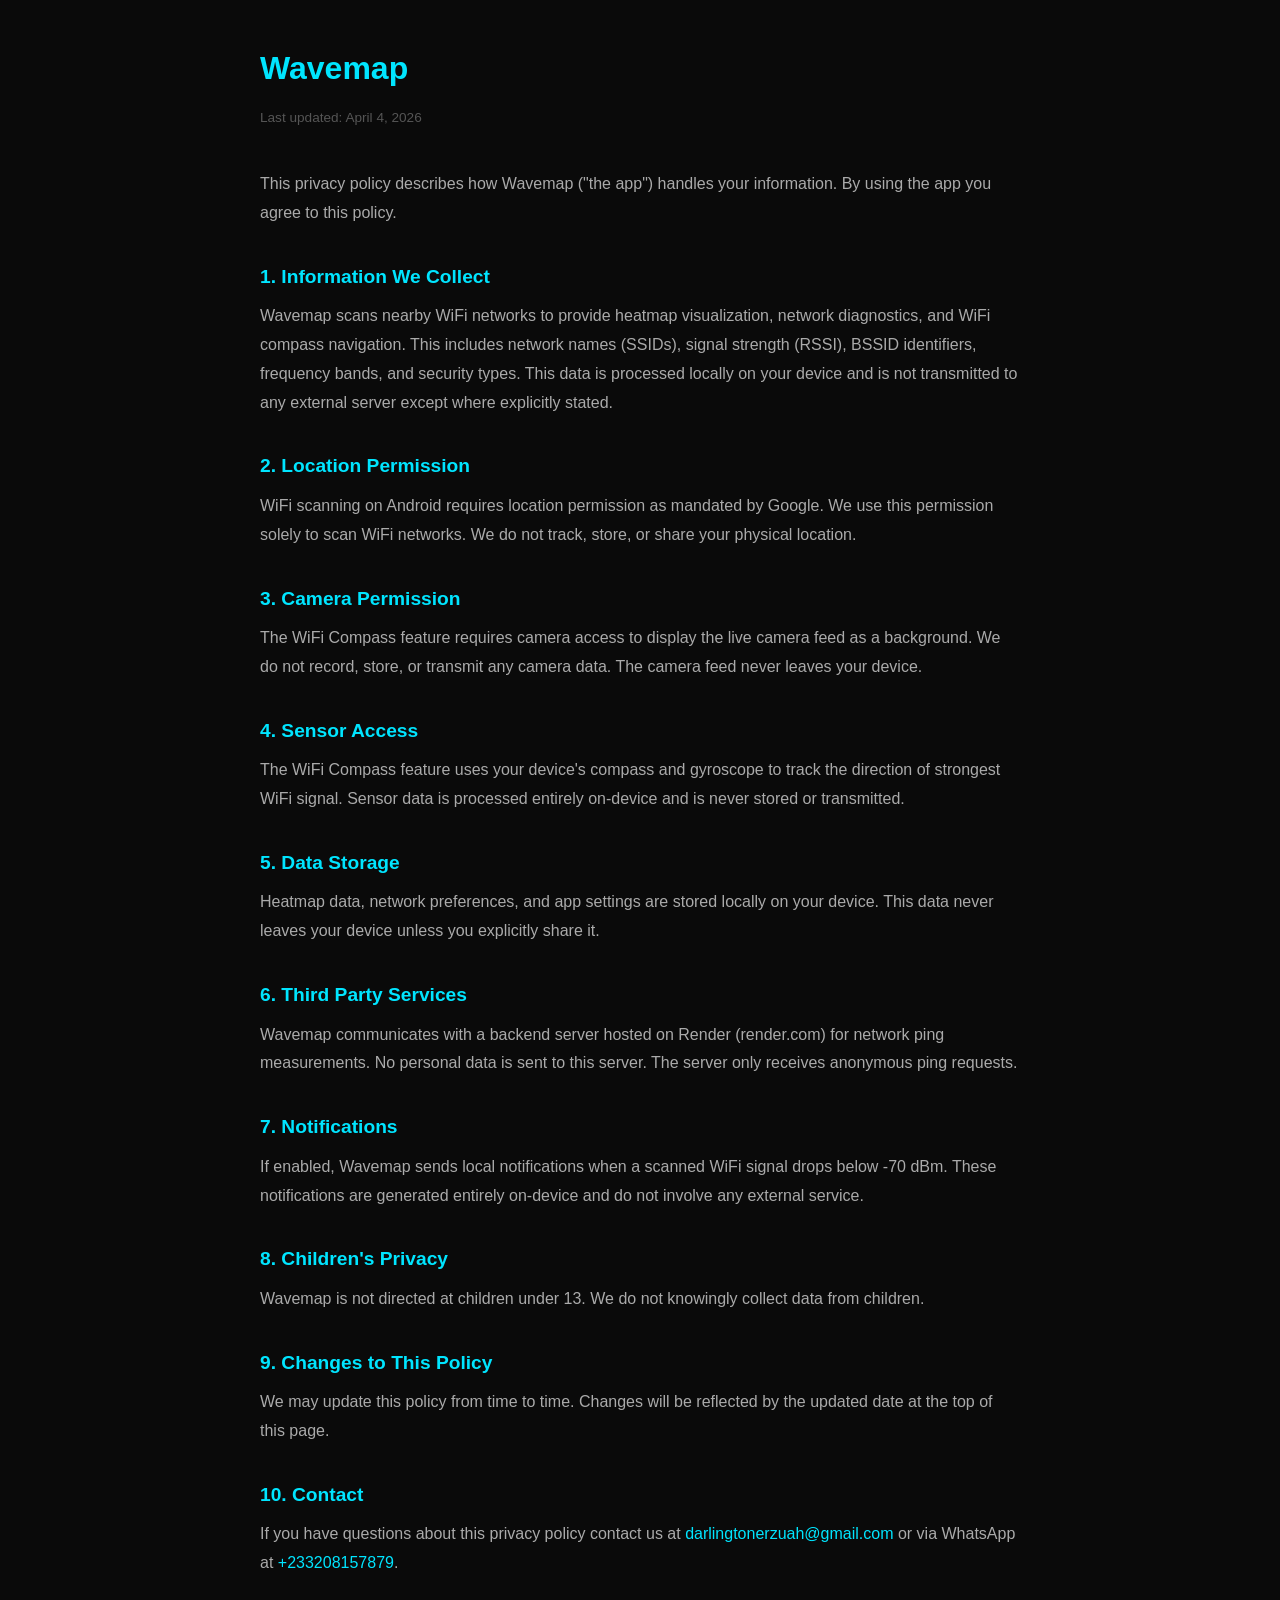
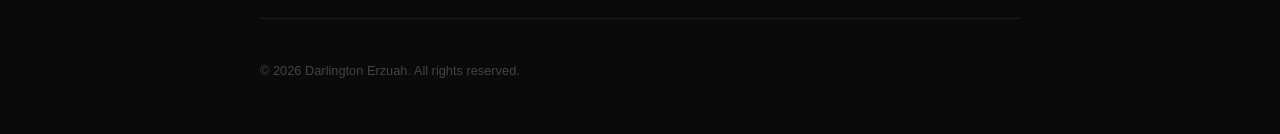
<file: privacy-policy.html>
<!DOCTYPE html>
<html lang="en">
<head>
  <meta charset="UTF-8" />
  <meta name="viewport" content="width=device-width, initial-scale=1.0"/>
  <title>Wavemap – Privacy Policy</title>
  <style>
    * { margin: 0; padding: 0; box-sizing: border-box; }
    body {
      background: #0a0a0a;
      color: #e0e0e0;
      font-family: 'Segoe UI', sans-serif;
      padding: 40px 20px;
      max-width: 800px;
      margin: 0 auto;
      line-height: 1.8;
    }
    h1 { color: #00E5FF; font-size: 2rem; margin-bottom: 8px; }
    h2 { color: #00E5FF; font-size: 1.2rem; margin: 32px 0 8px; }
    p { color: #aaa; margin-bottom: 12px; }
    .date { color: #555; font-size: 0.85rem; margin-bottom: 40px; }
    a { color: #00E5FF; text-decoration: none; }
    hr { border: none; border-top: 1px solid #1a1a1a; margin: 40px 0; }
  </style>
</head>
<body>
  <h1>Wavemap</h1>
  <p class="date">Last updated: April 4, 2026</p>

  <p>This privacy policy describes how Wavemap ("the app") handles your information. By using the app you agree to this policy.</p>

  <h2>1. Information We Collect</h2>
  <p>Wavemap scans nearby WiFi networks to provide heatmap visualization, network diagnostics, and WiFi compass navigation. This includes network names (SSIDs), signal strength (RSSI), BSSID identifiers, frequency bands, and security types. This data is processed locally on your device and is not transmitted to any external server except where explicitly stated.</p>

  <h2>2. Location Permission</h2>
  <p>WiFi scanning on Android requires location permission as mandated by Google. We use this permission solely to scan WiFi networks. We do not track, store, or share your physical location.</p>

  <h2>3. Camera Permission</h2>
  <p>The WiFi Compass feature requires camera access to display the live camera feed as a background. We do not record, store, or transmit any camera data. The camera feed never leaves your device.</p>

  <h2>4. Sensor Access</h2>
  <p>The WiFi Compass feature uses your device's compass and gyroscope to track the direction of strongest WiFi signal. Sensor data is processed entirely on-device and is never stored or transmitted.</p>

  <h2>5. Data Storage</h2>
  <p>Heatmap data, network preferences, and app settings are stored locally on your device. This data never leaves your device unless you explicitly share it.</p>

  <h2>6. Third Party Services</h2>
  <p>Wavemap communicates with a backend server hosted on Render (render.com) for network ping measurements. No personal data is sent to this server. The server only receives anonymous ping requests.</p>

  <h2>7. Notifications</h2>
  <p>If enabled, Wavemap sends local notifications when a scanned WiFi signal drops below -70 dBm. These notifications are generated entirely on-device and do not involve any external service.</p>

  <h2>8. Children's Privacy</h2>
  <p>Wavemap is not directed at children under 13. We do not knowingly collect data from children.</p>

  <h2>9. Changes to This Policy</h2>
  <p>We may update this policy from time to time. Changes will be reflected by the updated date at the top of this page.</p>

  <h2>10. Contact</h2>
  <p>If you have questions about this privacy policy contact us at <a href="mailto:darlingtonerzuah@gmail.com">darlingtonerzuah@gmail.com</a> or via WhatsApp at <a href="https://wa.me/233208157879">+233208157879</a>.</p>

  <hr>
  <p style="font-size: 0.8rem; color: #444;">© 2026 Darlington Erzuah. All rights reserved.</p>
</body>
</html>
</file>
<file: styles.css>
/* Joseph Darlington — premium dark engineering aesthetic. Plain CSS, no build step. */

:root {
  --radius: 0.75rem;

  --background: #17191f;
  --foreground: #f3f4f6;
  --surface: #1d2029;
  --surface-2: #262a35;

  --primary: #7fd4e8;
  --primary-foreground: #10161f;
  --muted-foreground: #a6acb8;
  --platinum: #dcdfe6;

  --border: rgba(250, 250, 252, 0.10);
  --hairline: rgba(250, 250, 252, 0.07);
  --input: rgba(250, 250, 252, 0.14);
  --glow: rgba(127, 212, 232, 0.18);

  --gradient-brand: linear-gradient(135deg, #8fe0ee, #6d95e0);
  --gradient-text: linear-gradient(120deg, #fdfdfe 0%, #d8e6ee 45%, #7fd4e8 100%);
  --gradient-surface: linear-gradient(160deg, rgba(38, 42, 53, 0.9), rgba(29, 32, 41, 0.7));

  --shadow-elevated: 0 24px 60px -24px rgba(5, 6, 10, 0.85);
  --shadow-glow: 0 0 0 1px rgba(127, 212, 232, 0.22), 0 20px 60px -22px rgba(127, 212, 232, 0.4);
  --ease-out-expo: cubic-bezier(0.16, 1, 0.3, 1);

  --font-display: "Sora", ui-sans-serif, system-ui, sans-serif;
  --font-sans: "Manrope", ui-sans-serif, system-ui, sans-serif;
  --font-mono: "JetBrains Mono", ui-monospace, monospace;
}

* { box-sizing: border-box; }

html {
  scroll-behavior: smooth;
  color-scheme: dark;
}

body {
  margin: 0;
  background-color: var(--background);
  color: var(--foreground);
  font-family: var(--font-sans);
  -webkit-font-smoothing: antialiased;
}

h1, h2, h3, h4 {
  font-family: var(--font-display);
  letter-spacing: -0.03em;
  margin: 0;
}

p { margin: 0; }
ul { margin: 0; padding: 0; list-style: none; }
a { color: inherit; text-decoration: none; }
img, video { display: block; max-width: 100%; }

::selection { background: rgba(127, 212, 232, 0.3); }

:focus-visible {
  outline: 2px solid var(--primary);
  outline-offset: 3px;
  border-radius: 4px;
}

@media (prefers-reduced-motion: reduce) {
  html { scroll-behavior: auto; }
  .reveal { opacity: 1 !important; transform: none !important; }
  *, *::before, *::after {
    animation-duration: 0.01ms !important;
    transition-duration: 0.01ms !important;
  }
}

.wrap {
  max-width: 80rem;
  margin: 0 auto;
  padding-left: 1.5rem;
  padding-right: 1.5rem;
}
@media (min-width: 1024px) {
  .wrap { padding-left: 2.5rem; padding-right: 2.5rem; }
}

.skip-link {
  position: fixed;
  top: -100px;
  left: 1rem;
  z-index: 60;
  background: var(--surface-2);
  padding: 0.65rem 1.25rem;
  border-radius: 9999px;
  font-size: 0.875rem;
  font-weight: 600;
  transition: top 0.2s;
}
.skip-link:focus { top: 1rem; }

.text-gradient {
  background-image: var(--gradient-text);
  -webkit-background-clip: text;
  background-clip: text;
  color: transparent;
}

.panel {
  background-image: var(--gradient-surface);
  border: 1px solid var(--hairline);
  box-shadow: var(--shadow-elevated);
  backdrop-filter: blur(12px);
}

.grid-backdrop {
  position: absolute;
  inset: 0;
  pointer-events: none;
  opacity: 0.4;
  background-image:
    linear-gradient(to right, rgba(250,250,252,0.04) 1px, transparent 1px),
    linear-gradient(to bottom, rgba(250,250,252,0.04) 1px, transparent 1px);
  background-size: 64px 64px;
  -webkit-mask-image: radial-gradient(65% 55% at 50% 0%, black, transparent);
  mask-image: radial-gradient(65% 55% at 50% 0%, black, transparent);
}

.reveal {
  opacity: 0;
  transform: translateY(26px);
  transition: opacity 0.9s var(--ease-out-expo), transform 0.9s var(--ease-out-expo);
}
.reveal.is-visible { opacity: 1; transform: none; }

/* ---------- buttons ---------- */
.btn-primary, .btn-ghost {
  display: inline-flex;
  align-items: center;
  justify-content: center;
  border-radius: 9999px;
  padding: 0.9rem 1.75rem;
  font-size: 0.875rem;
  font-weight: 600;
  line-height: 1;
  border: none;
  cursor: pointer;
  transition: transform 0.35s var(--ease-out-expo), box-shadow 0.35s var(--ease-out-expo),
    background-color 0.3s var(--ease-out-expo), border-color 0.3s var(--ease-out-expo);
}
.btn-primary {
  background-image: var(--gradient-brand);
  color: var(--primary-foreground);
}
.btn-primary:hover { transform: translateY(-2px); box-shadow: 0 14px 34px -18px rgba(127, 212, 232, 0.7); }
.btn-primary:active { transform: translateY(0); }
.btn-ghost {
  border: 1px solid var(--border);
  color: var(--foreground);
  background: transparent;
}
.btn-ghost:hover { background-color: var(--surface-2); border-color: rgba(127, 212, 232, 0.4); }

/* ---------- header ---------- */
.site-header {
  position: fixed;
  inset-inline: 0;
  top: 0;
  z-index: 50;
  transition: all 0.5s var(--ease-out-expo);
  background: transparent;
}
.site-header.scrolled {
  border-bottom: 1px solid var(--hairline);
  background: rgba(23, 25, 31, 0.8);
  backdrop-filter: blur(20px);
}
.header-inner {
  display: flex;
  align-items: center;
  justify-content: space-between;
  padding-top: 1rem;
  padding-bottom: 1rem;
}
.brand { display: flex; align-items: center; gap: 0.75rem; }
.brand-logo { height: 2.25rem; width: auto; border-radius: 0.375rem; }
.brand-name { display: none; font-family: var(--font-display); font-size: 0.875rem; font-weight: 600; letter-spacing: -0.02em; }
@media (min-width: 640px) { .brand-name { display: block; } }

.nav-desktop { display: none; align-items: center; gap: 0.25rem; }
@media (min-width: 768px) { .nav-desktop { display: flex; } }
.nav-desktop a {
  border-radius: 9999px;
  padding: 0.5rem 1rem;
  font-size: 0.875rem;
  font-weight: 500;
  color: var(--muted-foreground);
  transition: background-color 0.2s, color 0.2s;
}
.nav-desktop a:hover { background: var(--surface-2); color: var(--foreground); }

.header-actions { display: flex; align-items: center; gap: 0.5rem; }
.header-cta { display: none; padding: 0.65rem 1.25rem !important; }
@media (min-width: 640px) { .header-cta { display: inline-flex; } }

.menu-toggle {
  display: flex;
  flex-direction: column;
  gap: 0.35rem;
  align-items: center;
  justify-content: center;
  border-radius: 9999px;
  border: 1px solid var(--border);
  background: transparent;
  padding: 0.6rem;
  cursor: pointer;
  transition: border-color 0.3s, background-color 0.3s;
}
.menu-toggle:hover {
  border-color: rgba(127, 212, 232, 0.5);
  background: var(--surface-2);
}
@media (min-width: 768px) { .menu-toggle { display: none; } }
.menu-toggle span {
  display: block;
  height: 1.5px;
  width: 1.125rem;
  background: currentColor;
  border-radius: 2px;
  transform-origin: center;
  transition: transform 0.35s var(--ease-out-expo), opacity 0.2s ease;
}
/* Morph into X when open */
.menu-toggle[aria-expanded="true"] span:first-child {
  transform: translateY(calc(0.35rem + 0.75px)) rotate(45deg);
}
.menu-toggle[aria-expanded="true"] span:last-child {
  transform: translateY(calc(-0.35rem - 0.75px)) rotate(-45deg);
}

.nav-mobile {
  /* Always hidden by default; JS removes [hidden] to show it. */
  display: none !important;
  flex-direction: column;
  border-top: 1px solid var(--hairline);
  background: rgba(17, 19, 24, 0.97);
  backdrop-filter: blur(24px);
  -webkit-backdrop-filter: blur(24px);
  padding: 0.75rem 1.5rem 1.25rem;
  overflow: hidden;
  z-index: 49;
}
/* Show and animate when [hidden] is removed by JS */
.nav-mobile:not([hidden]) {
  display: flex !important;
  animation: slideDown 0.3s var(--ease-out-expo);
}
@media (min-width: 768px) { .nav-mobile { display: none !important; } }

@keyframes slideDown {
  from { opacity: 0; transform: translateY(-10px); }
  to   { opacity: 1; transform: translateY(0); }
}

/* Nav link base — starts invisible for stagger animation */
.nav-mobile a {
  display: flex;
  align-items: center;
  gap: 0.5rem;
  padding: 0.85rem 0;
  font-size: 1rem;
  font-weight: 500;
  color: var(--muted-foreground);
  border-bottom: 1px solid var(--hairline);
  transition: color 0.2s, padding-left 0.25s var(--ease-out-expo);
  opacity: 0;
  transform: translateX(-12px);
  animation: linkIn 0.35s var(--ease-out-expo) forwards;
}
.nav-mobile a:last-child { border-bottom: none; }
.nav-mobile a:hover { color: var(--primary); padding-left: 0.35rem; }

/* Staggered delays */
.nav-mobile:not([hidden]) a:nth-child(1) { animation-delay: 0.06s; }
.nav-mobile:not([hidden]) a:nth-child(2) { animation-delay: 0.11s; }
.nav-mobile:not([hidden]) a:nth-child(3) { animation-delay: 0.16s; }
.nav-mobile:not([hidden]) a:nth-child(4) { animation-delay: 0.21s; }
.nav-mobile:not([hidden]) a:nth-child(5) { animation-delay: 0.26s; }
.nav-mobile:not([hidden]) a:nth-child(6) { animation-delay: 0.31s; }

@keyframes linkIn {
  to { opacity: 1; transform: translateX(0); }
}

/* ---------- nav backdrop ---------- */
.nav-backdrop {
  display: none;
  position: fixed;
  inset: 0;
  z-index: 40;
  background: rgba(5, 7, 13, 0.6);
  backdrop-filter: blur(3px);
  -webkit-backdrop-filter: blur(3px);
  animation: fadeIn 0.25s ease;
}
.nav-backdrop:not([hidden]) { display: block; }
@keyframes fadeIn { from { opacity: 0; } to { opacity: 1; } }

/* ---------- hero ---------- */
.hero {
  position: relative;
  overflow: hidden;
  padding-top: 9rem;
  padding-bottom: 4rem;
}
@media (min-width: 1024px) { .hero { padding-top: 12rem; padding-bottom: 6rem; } }

.hero-grid {
  position: relative;
  display: grid;
  gap: 3.5rem;
}
@media (min-width: 1024px) {
  .hero-grid { grid-template-columns: 1.2fr 0.8fr; align-items: flex-end; gap: 5rem; }
}

.eyebrow {
  display: flex;
  align-items: center;
  gap: 0.75rem;
  font-family: var(--font-mono);
  font-size: 11px;
  text-transform: uppercase;
  letter-spacing: 0.3em;
  color: var(--muted-foreground);
}
.dot { height: 6px; width: 6px; border-radius: 9999px; background: var(--primary); flex-shrink: 0; }

.hero-title {
  margin-top: 2rem;
  font-size: clamp(2.7rem, 6.4vw, 5.25rem);
  font-weight: 600;
  line-height: 0.98;
  letter-spacing: -0.035em;
}
.hero-title .muted { color: var(--muted-foreground); }

.hero-lede {
  margin-top: 2rem;
  max-width: 36rem;
  font-size: 1rem;
  line-height: 1.7;
  color: var(--muted-foreground);
}
@media (min-width: 640px) { .hero-lede { font-size: 1.125rem; } }

.hero-ctas { margin-top: 2.5rem; display: flex; flex-wrap: wrap; align-items: center; gap: 0.75rem; }

.disciplines {
  margin-top: 3rem;
  display: flex;
  flex-wrap: wrap;
  gap: 0.5rem 2rem;
  border-top: 1px solid var(--hairline);
  padding-top: 1.75rem;
  font-family: var(--font-mono);
  font-size: 11px;
  text-transform: uppercase;
  letter-spacing: 0.22em;
  color: var(--muted-foreground);
}

.hero-portrait-wrap { position: relative; margin: 0 auto; width: 100%; max-width: 22rem; }
@media (min-width: 1024px) { .hero-portrait-wrap { max-width: none; } }
.hero-portrait { position: relative; overflow: hidden; border-radius: 1rem; }
.portrait {
  aspect-ratio: 4 / 5;
  width: 100%;
  object-fit: cover;
  object-position: top;
  filter: saturate(0.5) contrast(1.08) brightness(0.9);
  mix-blend-mode: luminosity;
}
.hero-caption {
  position: absolute;
  inset-inline: 0;
  bottom: 0;
  background: linear-gradient(to top, var(--background) 0%, rgba(23,25,31,0.85) 55%, transparent 100%);
  padding: 1.5rem;
  padding-top: 5rem;
}
.hero-caption-name { font-family: var(--font-display); font-size: 1rem; font-weight: 600; }
.hero-caption-tag { margin-top: 0.25rem; font-family: var(--font-mono); font-size: 10px; text-transform: uppercase; letter-spacing: 0.24em; color: var(--muted-foreground); }

.stats {
  position: relative;
  margin: 5rem auto 0;
  max-width: 80rem;
  display: grid;
  grid-template-columns: 1fr;
  gap: 1px;
  overflow: hidden;
  border-top: 1px solid var(--hairline);
  border-bottom: 1px solid var(--hairline);
  background: var(--hairline);
}
@media (min-width: 640px) { .stats { grid-template-columns: repeat(3, 1fr); } }
.stat { background: var(--background); padding: 2rem 1.5rem; }
@media (min-width: 1024px) { .stat { padding: 2rem 2.5rem; } }
.stat dt { font-family: var(--font-display); font-size: 1.875rem; font-weight: 600; letter-spacing: -0.02em; }
.stat dd { margin-top: 0.5rem; font-size: 0.75rem; text-transform: uppercase; letter-spacing: 0.16em; color: var(--muted-foreground); }

/* ---------- shared section styles ---------- */
.section { padding-top: 6rem; padding-bottom: 6rem; }
@media (min-width: 1024px) { .section { padding-top: 8rem; padding-bottom: 8rem; } }

.section-label {
  display: flex;
  align-items: center;
  gap: 0.75rem;
  font-family: var(--font-mono);
  font-size: 0.75rem;
  text-transform: uppercase;
  letter-spacing: 0.28em;
  color: var(--primary);
}
.section-label span:first-child { color: var(--muted-foreground); }
.section-label .rule { height: 1px; width: 2rem; background: rgba(127, 212, 232, 0.6); }

.section-title {
  margin-top: 1.5rem;
  max-width: 42rem;
  font-size: clamp(2rem, 4vw, 3.25rem);
  font-weight: 700;
  line-height: 1.15;
}
.section-title.big { max-width: 48rem; font-size: clamp(2.4rem, 5.5vw, 4.5rem); line-height: 0.95; }

.section-sub { margin-top: 1.25rem; max-width: 36rem; color: var(--muted-foreground); }
.section-sub.center { margin-left: auto; margin-right: auto; text-align: center; }

/* ---------- services ---------- */
.services-grid {
  margin-top: 3rem;
  display: grid;
  gap: 1.25rem;
}
@media (min-width: 768px) { .services-grid { grid-template-columns: repeat(2, 1fr); } }

.card {
  border-radius: 1rem;
  padding: 2rem;
  height: 100%;
  transition: border-color 0.3s;
}
.card:hover { border-color: rgba(127, 212, 232, 0.3); }
.card-top { display: flex; align-items: flex-start; justify-content: space-between; }
.card h3 { font-family: var(--font-display); font-size: 1.5rem; font-weight: 600; }
.card .no { font-family: var(--font-mono); font-size: 0.75rem; color: var(--primary); }
.card p { margin-top: 1rem; font-size: 0.875rem; line-height: 1.7; color: var(--muted-foreground); }

.dot-list { margin-top: 1.5rem; display: flex; flex-direction: column; gap: 0.5rem; }
.dot-list li { display: flex; align-items: center; gap: 0.75rem; font-size: 0.875rem; color: var(--platinum); }
.dot-list li::before { content: ""; height: 6px; width: 6px; border-radius: 9999px; background: var(--primary); flex-shrink: 0; }

/* ---------- work ---------- */
.work-section {
  position: relative;
  border-top: 1px solid var(--hairline);
  border-bottom: 1px solid var(--hairline);
  background: rgba(29, 32, 41, 0.3);
  padding-top: 5rem;
  padding-bottom: 5rem;
}
@media (min-width: 1024px) { .work-section { padding-top: 7rem; padding-bottom: 7rem; } }

.case-studies { margin-top: 3.5rem; display: flex; flex-direction: column; gap: 5rem; }
@media (min-width: 1024px) { .case-studies { margin-top: 5rem; gap: 7rem; } }

.case-grid { display: grid; gap: 2.5rem; align-items: center; }
@media (min-width: 1024px) { .case-grid { grid-template-columns: 1.55fr 1fr; gap: 4rem; } }
@media (min-width: 1024px) { .case-flip > *:first-child { order: 2; } }

.case-media { border-radius: 1rem; overflow: hidden; background: rgba(23,25,31,0.7); }
.case-media video { width: 100%; aspect-ratio: 16/9; background: var(--background); object-fit: contain; }

.case-info { display: flex; flex-direction: column; gap: 1.5rem; }
.case-heading { display: flex; align-items: center; gap: 1rem; }
.case-index { font-family: var(--font-display); font-size: 1.875rem; font-weight: 700; line-height: 1; color: rgba(243,244,246,0.15); }
.case-sector { font-family: var(--font-mono); font-size: 11px; text-transform: uppercase; letter-spacing: 0.24em; color: var(--primary); }
.case-client { margin-top: 1rem; font-size: clamp(1.9rem, 3.2vw, 2.75rem); font-weight: 700; line-height: 1.15; }
.case-summary { max-width: 32rem; font-size: 1rem; line-height: 1.7; color: var(--muted-foreground); }

.case-highlights { max-width: 32rem; border-top: 1px solid var(--hairline); border-bottom: 1px solid var(--hairline); }
.case-highlights li { padding: 0.75rem 0; font-size: 0.875rem; color: var(--platinum); border-top: 1px solid var(--hairline); }
.case-highlights li:first-child { border-top: none; }

.tags { display: flex; flex-wrap: wrap; gap: 0.5rem; }
.tag {
  border-radius: 9999px;
  border: 1px solid var(--border);
  padding: 0.25rem 0.75rem;
  font-family: var(--font-mono);
  font-size: 11px;
  color: var(--muted-foreground);
}
.tag-year { border: none; background: var(--surface-2); color: var(--primary); }

/* ---------- products ---------- */
.products-grid { margin-top: 3rem; display: grid; gap: 1.25rem; }
@media (min-width: 768px) { .products-grid { grid-template-columns: repeat(2, 1fr); } }

.card-link { display: flex; flex-direction: column; }
.card-link p { flex: 1; }
.status {
  border-radius: 9999px;
  border: 1px solid rgba(127, 212, 232, 0.3);
  background: rgba(127, 212, 232, 0.1);
  padding: 0.25rem 0.75rem;
  font-family: var(--font-mono);
  font-size: 10px;
  text-transform: uppercase;
  letter-spacing: 0.05em;
  color: var(--primary);
  white-space: nowrap;
}
.card-link .tags { margin-top: 1.5rem; }
.view-link {
  margin-top: 1.5rem;
  display: inline-flex;
  align-items: center;
  gap: 0.5rem;
  font-size: 0.875rem;
  font-weight: 600;
  color: var(--primary);
}
.arrow { transition: transform 0.3s var(--ease-out-expo); }
.card-link:hover .arrow { transform: translateX(4px); }

/* ---------- stack ---------- */
.stack-section {
  border-top: 1px solid var(--hairline);
  border-bottom: 1px solid var(--hairline);
  background: rgba(29, 32, 41, 0.3);
  padding-top: 5rem;
  padding-bottom: 5rem;
}
@media (min-width: 1024px) { .stack-section { padding-top: 7rem; padding-bottom: 7rem; } }

.stack-grid {
  margin-top: 3rem;
  display: grid;
  gap: 1px;
  overflow: hidden;
  border-radius: 1rem;
  border: 1px solid var(--hairline);
  background: var(--hairline);
}
@media (min-width: 768px) { .stack-grid { grid-template-columns: repeat(2, 1fr); } }
@media (min-width: 1024px) { .stack-grid { grid-template-columns: repeat(4, 1fr); } }

.stack-col { height: 100%; background: rgba(23,25,31,0.7); padding: 1.75rem; }
.stack-col h3 { font-family: var(--font-mono); font-size: 0.75rem; text-transform: uppercase; letter-spacing: 0.2em; color: var(--primary); }
.stack-col ul { margin-top: 1.25rem; display: flex; flex-direction: column; gap: 0.6rem; }
.stack-col li { font-size: 0.875rem; color: var(--platinum); }

/* ---------- about ---------- */
.about-grid { display: grid; gap: 4rem; }
@media (min-width: 1024px) { .about-grid { grid-template-columns: 0.9fr 1.1fr; align-items: flex-start; } }

.about-p { margin-top: 1.5rem; color: var(--muted-foreground); }
.about-p + .about-p { margin-top: 1rem; }

.about-facts {
  margin-top: 2.25rem;
  display: grid;
  gap: 1px;
  overflow: hidden;
  border-radius: 1rem;
  border: 1px solid var(--hairline);
  background: var(--hairline);
}
@media (min-width: 640px) { .about-facts { grid-template-columns: repeat(2, 1fr); } }
.about-facts > div { background: rgba(23,25,31,0.7); padding: 1.25rem; }
.about-facts dt { font-family: var(--font-mono); font-size: 11px; text-transform: uppercase; letter-spacing: 0.2em; color: var(--muted-foreground); }
.about-facts dd { margin-top: 0.5rem; font-size: 0.875rem; color: var(--platinum); }

.how-i-work-label { font-family: var(--font-mono); font-size: 0.75rem; text-transform: uppercase; letter-spacing: 0.24em; color: var(--primary); }
.process-list { margin-top: 1rem; display: flex; flex-direction: column; gap: 1rem; }
.process-step { display: flex; gap: 1.25rem; border-radius: 1rem; padding: 1.5rem; }
.step-no { font-family: var(--font-mono); font-size: 0.875rem; color: var(--primary); flex-shrink: 0; }
.process-step h3 { font-family: var(--font-display); font-size: 1.125rem; font-weight: 600; }
.process-step p { margin-top: 0.5rem; font-size: 0.875rem; line-height: 1.7; color: var(--muted-foreground); }

/* ---------- contact ---------- */
.contact-section { position: relative; overflow: hidden; padding-top: 5rem; padding-bottom: 5rem; }
@media (min-width: 1024px) { .contact-section { padding-top: 7rem; padding-bottom: 7rem; } }
.contact-glow {
  position: absolute;
  inset-inline: 0;
  top: 0;
  height: 24rem;
  filter: blur(64px);
  background: var(--glow);
  pointer-events: none;
}
.contact-wrap { position: relative; max-width: 56rem; text-align: center; }
.contact-logo { margin: 0 auto; width: auto; max-width: 11rem; height: auto; object-fit: contain; border-radius: 0.75rem; display: block; }
.contact-ctas { margin-top: 2.5rem; display: flex; flex-wrap: wrap; justify-content: center; gap: 0.75rem; }
.contact-email { margin-top: 2rem; font-family: var(--font-mono); font-size: 0.875rem; color: var(--muted-foreground); }

/* ---------- footer ---------- */
.site-footer { border-top: 1px solid var(--hairline); }
.footer-inner {
  display: flex;
  flex-direction: column;
  align-items: center;
  justify-content: space-between;
  gap: 1rem;
  padding-top: 2rem;
  padding-bottom: 2rem;
  text-align: center;
}
@media (min-width: 640px) { .footer-inner { flex-direction: row; text-align: left; } }
.footer-copy { font-size: 0.75rem; color: var(--muted-foreground); }
.footer-links { display: flex; gap: 1.25rem; font-size: 0.75rem; color: var(--muted-foreground); }
.footer-links a:hover { color: var(--primary); }
</file>
